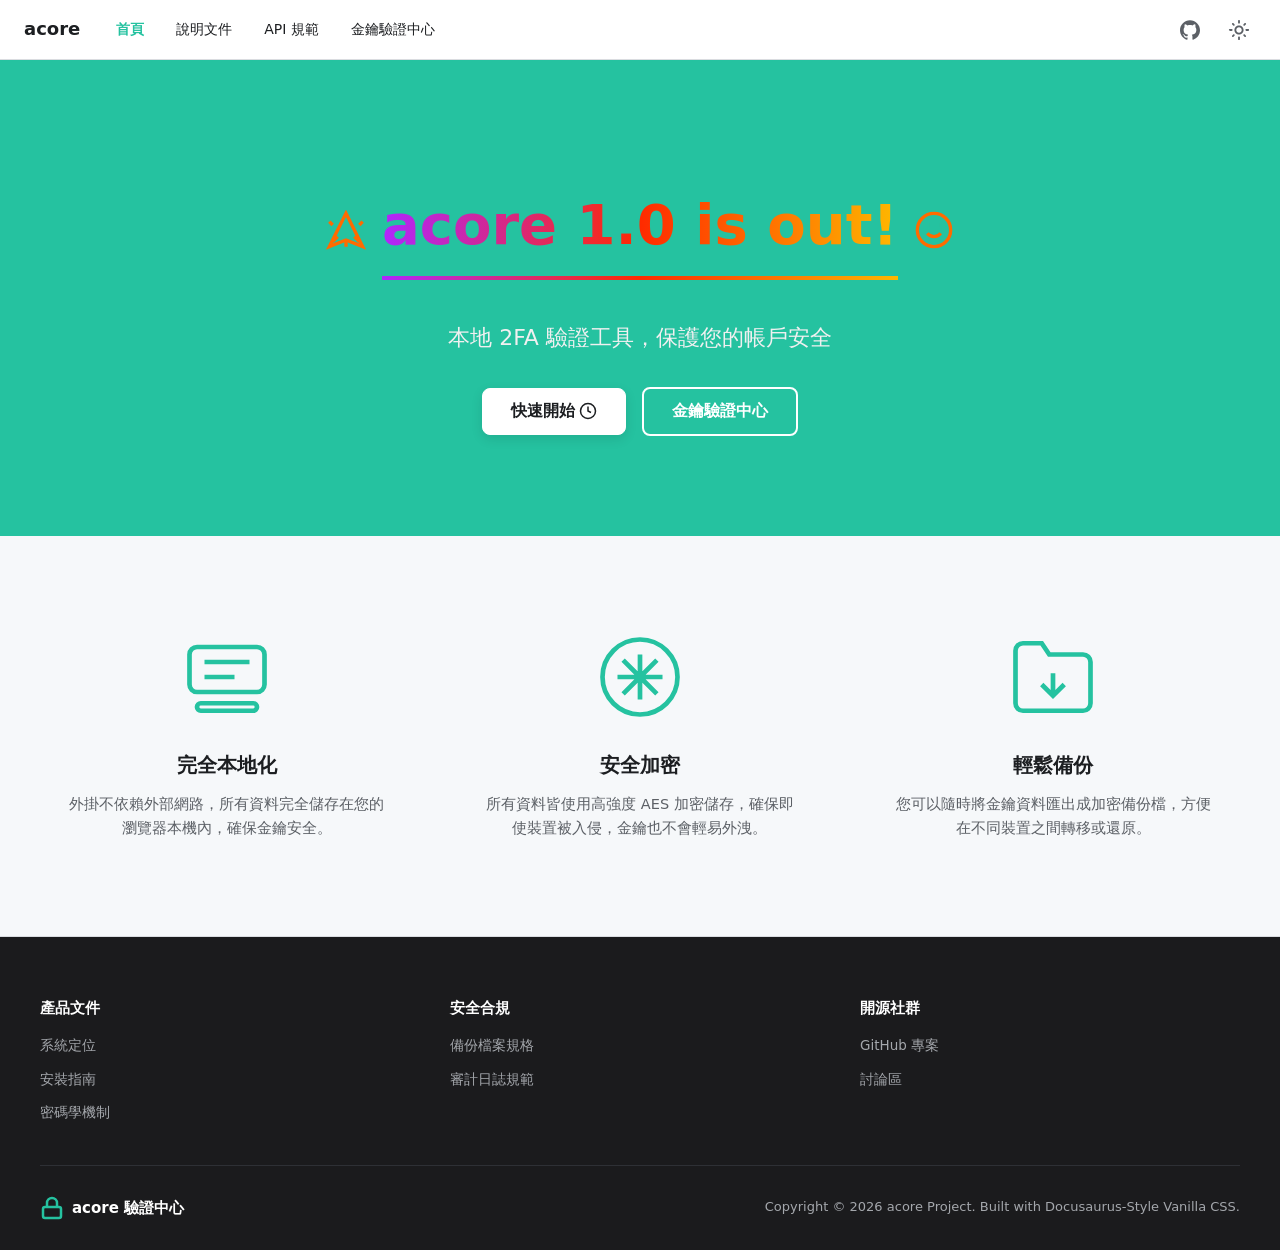
<file: website/index.html>
<!DOCTYPE html>
<html lang="zh-TW" data-theme="light">
<head>
  <meta charset="UTF-8">
  <meta name="viewport" content="width=device-width, initial-scale=1.0">
  <meta name="algolia-site-verification" content="F23ABC32F97CFF92" />
  <title>acore | 驗證中心與說明文件</title>
  <link rel="stylesheet" href="style.css?v=2">
</head>
<body>
  <!-- Top Navigation Bar -->
  <nav class="navbar navbar--fixed-top">
    <div class="navbar__inner">
      <div class="navbar__items">
        <a class="navbar__brand" href="#home" id="nav-brand">
          <b class="navbar__title">acore</b>
        </a>
        <a class="navbar__item navbar__link navbar__link--active" href="#home" id="nav-home">首頁</a>
        <a class="navbar__item navbar__link" href="#docs" id="nav-docs">說明文件</a>
        <a class="navbar__item navbar__link" href="#crypto" id="nav-api">API 規範</a>
        <a class="navbar__item navbar__link" href="#dashboard" id="nav-dashboard">金鑰驗證中心</a>
      </div>
      <div class="navbar__items navbar__items--right">

        <a href="https://github.com/facebook/docusaurus" target="_blank" rel="noopener noreferrer" class="navbar__item navbar__link header-github-link" aria-label="GitHub repository">
          <svg viewBox="0 0 24 24" width="20" height="20" fill="currentColor">
            <path d="M12 .297c-6.63 0-12 5.373-12 12 0 5.303 3.438 9.8 8.205 11.385.6.113.82-.258.82-.577 0-.285-.01-1.04-.015-2.04-3.338.724-4.042-1.61-4.042-1.61C4.422 18.07 3.633 17.7 3.633 17.7c-1.087-.744.084-.729.084-.729 1.205.084 1.838 1.236 1.838 1.236 1.07 1.835 2.809 1.305 3.495.998.108-.776.417-1.305.76-1.605-2.665-.3-5.466-1.332-5.466-5.93 0-1.31.465-2.38 1.235-3.22-.135-.303-.54-1.523.105-3.176 0 0 1.005-.322 3.3 1.23.96-.267 1.98-.399 3-.405 1.02.006 2.04.138 3 .405 2.28-1.552 3.285-1.23 3.285-1.23.645 1.653.24 2.873.12 3.176.765.84 1.23 1.91 1.23 3.22 0 4.61-2.805 5.625-5.475 5.92.42.36.81 1.096.81 2.22 0 1.606-.015 2.896-.015 3.286 0 .315.21.69.825.57C20.565 22.092 24 17.592 24 12.297c0-6.627-5.373-12-12-12"/>
          </svg>
        </a>
        <button class="clean-btn theme-toggle-btn" type="button" aria-label="Switch theme" id="theme-toggle">
          <!-- Sun icon -->
          <svg viewBox="0 0 24 24" width="22" height="22" class="light-toggle-icon">
            <path fill="currentColor" d="M12,9c1.65,0,3,1.35,3,3s-1.35,3-3,3s-3-1.35-3-3S10.35,9,12,9 M12,7c-2.76,0-5,2.24-5,5s2.24,5,5,5s5-2.24,5-5 S14.76,7,12,7L12,7z M2,13l2,0c0.55,0,1-0.45,1-1s-0.45-1-1-1l-2,0c-0.55,0-1,0.45-1,1S1.45,13,2,13z M20,13l2,0c0.55,0,1-0.45,1-1 s-0.45-1-1-1l-2,0c-0.55,0-1,0.45-1,1S19.45,13,20,13z M11,2v2c0,0.55,0.45,1,1,1s1-0.45,1-1V2c0-0.55-0.45-1-1-1S11,1.45,11,2z M11,20v2c0,0.55,0.45,1,1,1s1-0.45,1-1v-2c0-0.55-0.45-1-1-1C11.45,19,11,19.45,11,20z M5.99,4.58c-0.39-0.39-1.03-0.39-1.41,0 c-0.39,0.39-0.39,1.03,0,1.41l1.06,1.06c0.39,0.39,1.03,0.39,1.41,0s0.39-1.03,0-1.41L5.99,4.58z M18.36,16.95 c-0.39-0.39-1.03-0.39-1.41,0c-0.39,0.39-0.39,1.03,0,1.41l1.06,1.06c0.39,0.39,1.03,0.39,1.41,0c0.39-0.39,0.39-1.03,0-1.41 L18.36,16.95z M19.42,5.99c0.39-0.39,0.39-1.03,0-1.41c-0.39-0.39-1.03-0.39-1.41,0l-1.06,1.06c-0.39,0.39-0.39,1.03,0,1.41 s1.03,0.39,1.41,0L19.42,5.99z M7.05,18.36c0.39-0.39,0.39-1.03,0-1.41c-0.39-0.39-1.03-0.39-1.41,0l-1.06,1.06 c-0.39,0.39-0.39,1.03,0,1.41s1.03,0.39,1.41,0L7.05,18.36z"/>
          </svg>
        </button>
      </div>
    </div>
  </nav>

  <!-- App Views Wrapper -->
  <div class="main-wrapper">
    
    <!-- ================= VIEW 1: HOME PAGE ================= -->
    <div id="view-home" class="home-container-layout">
      <!-- Hero Banner -->
      <header class="hero-banner">
        <div class="hero-inner">
          <div class="gradient-title-wrapper">
            <svg class="icon-inline" viewBox="0 0 24 24" width="40" height="40" fill="none" stroke="currentColor" stroke-width="2">
              <path d="M12 2L2 22l10-4 10 4L12 2z"/>
              <path d="M12 18v4M7 16l-3 3M17 16l3 3M4 9l-2-2M20 9l2-2"/>
            </svg>
            <h1 class="gradient-title">acore 1.0 is out!</h1>
            <svg class="icon-inline" viewBox="0 0 24 24" width="40" height="40" fill="none" stroke="currentColor" stroke-width="2">
              <circle cx="12" cy="12" r="10"/>
              <path d="M8 14s1.5 2 4 2 4-2 4-2"/>
              <line x1="9" y1="9" x2="9.01" y2="9"/>
              <line x1="15" y1="9" x2="15.01" y2="9"/>
            </svg>
          </div>
          <p class="hero-tagline">本地 2FA 驗證工具，保護您的帳戶安全</p>
          <div class="hero-ctas">
            <button class="hero-btn hero-btn-primary" id="hero-get-started">
              快速開始 
              <svg class="icon-inline" style="vertical-align: middle; margin-left: 4px;" viewBox="0 0 24 24" width="18" height="18" fill="none" stroke="currentColor" stroke-width="2"><circle cx="12" cy="12" r="10"/><polyline points="12 6 12 12 16 14"/></svg>
            </button>
            <button class="hero-btn hero-btn-secondary" id="hero-go-dashboard">金鑰驗證中心</button>
          </div>
        </div>
      </header>

      <!-- Features Section -->
      <section class="home-section features-section">
        <div class="section-container">
          <div class="features-grid">
            <div class="feature-col">
              <div class="feature-image-container">
                <svg viewBox="0 0 24 24" class="feature-svg" fill="none" stroke="currentColor" stroke-width="1.5">
                  <rect x="2" y="4" width="20" height="12" rx="2"/>
                  <path d="M6 8h12M6 12h8"/>
                  <rect x="4" y="19" width="16" height="2" rx="1"/>
                </svg>
              </div>
              <h3 class="feature-title">完全本地化</h3>
              <p class="feature-desc">外掛不依賴外部網路，所有資料完全儲存在您的瀏覽器本機內，確保金鑰安全。</p>
            </div>
            
            <div class="feature-col">
              <div class="feature-image-container">
                <svg viewBox="0 0 24 24" class="feature-svg" fill="none" stroke="currentColor" stroke-width="1.5">
                  <path d="M12 22c5.523 0 10-4.477 10-10S17.523 2 12 2 2 6.477 2 12s4.477 10 10 10z"/>
                  <path d="M12 6v12M6 12h12M12 12L7.5 7.5M12 12l4.5 4.5M12 12l4.5-4.5M12 12L7.5 16.5"/>
                </svg>
              </div>
              <h3 class="feature-title">安全加密</h3>
              <p class="feature-desc">所有資料皆使用高強度 AES 加密儲存，確保即使裝置被入侵，金鑰也不會輕易外洩。</p>
            </div>
            
            <div class="feature-col">
              <div class="feature-image-container">
                <svg viewBox="0 0 24 24" class="feature-svg" fill="none" stroke="currentColor" stroke-width="1.5">
                  <path d="M22 19a2 2 0 0 1-2 2H4a2 2 0 0 1-2-2V5a2 2 0 0 1 2-2h5l2 3h9a2 2 0 0 1 2 2z"/>
                  <path d="M12 11v6M9 14l3 3 3-3"/>
                </svg>
              </div>
              <h3 class="feature-title">輕鬆備份</h3>
              <p class="feature-desc">您可以隨時將金鑰資料匯出成加密備份檔，方便在不同裝置之間轉移或還原。</p>
            </div>
          </div>
        </div>
      </section>

      
      <!-- Footer -->
      <footer class="home-footer">
        <div class="footer-container">
          <div class="footer-links">
            <div class="footer-column">
              <div class="footer-title">產品文件</div>
              <ul class="footer-items">
                <li><a class="footer-link-item" href="#docs" data-chapter="intro">系統定位</a></li>
                <li><a class="footer-link-item" href="#docs" data-chapter="install">安裝指南</a></li>
                <li><a class="footer-link-item" href="#docs" data-chapter="crypto">密碼學機制</a></li>
              </ul>
            </div>
            <div class="footer-column">
              <div class="footer-title">安全合規</div>
              <ul class="footer-items">
                <li><a class="footer-link-item" href="#docs" data-chapter="backup-schema">備份檔案規格</a></li>
                <li><a class="footer-link-item" href="#docs" data-chapter="audit-spec">審計日誌規範</a></li>
              </ul>
            </div>
            <div class="footer-column">
              <div class="footer-title">開源社群</div>
              <ul class="footer-items">
                <li><a href="https://github.com/facebook/docusaurus" target="_blank" class="footer-link-item">GitHub 專案</a></li>
                <li><a href="#" class="footer-link-item">討論區</a></li>
              </ul>
            </div>
          </div>
          <div class="footer-bottom">
            <div class="footer-logo">
              <svg class="logo-svg" viewBox="0 0 24 24" fill="none" stroke="currentColor" stroke-width="2.5" style="width: 24px; height: 24px; vertical-align: middle; margin-right: 8px;">
                <rect x="3" y="11" width="18" height="11" rx="2" ry="2"/>
                <path d="M7 11V7a5 5 0 0 1 10 0v4"/>
              </svg>
              <strong>acore 驗證中心</strong>
            </div>
            <div class="footer-copyright">Copyright © 2026 acore Project. Built with Docusaurus-Style Vanilla CSS.</div>
          </div>
        </div>
      </footer>
    </div>


    <!-- ================= VIEW 2: DOCUMENTATION READER ================= -->
    <div id="view-docs" class="docs-container-layout hidden">
      <!-- Left Sidebar -->
      <aside class="docs-sidebar">
        <nav class="sidebar-nav-menu">
          <button class="sidebar-link active" data-chapter="intro">
            <span>系統簡介</span>
          </button>
          <button class="sidebar-link" data-chapter="install">
            <span>安裝指南</span>
          </button>
          <button class="sidebar-link" data-chapter="crypto">
            <span>密碼學架構</span>
          </button>
          <button class="sidebar-link" data-chapter="backup-schema">
            <span>備份檔案格式</span>
          </button>
          <button class="sidebar-link" data-chapter="audit-spec">
            <span>審計日誌規範</span>
          </button>
        </nav>
      </aside>

      <!-- Center Main Content Reader -->
      <main class="docs-main-content">
        
        <!-- CHAPTER 1: INTRO -->
        <article id="chapter-intro" class="doc-chapter">
          <header class="doc-header">
            <div class="doc-badge">系統定位</div>
            <h2>acore 系統簡介</h2>
            <p class="lead">acore 是一個離線的 Chrome 2FA 擴充功能。</p>
          </header>
          
          <section class="doc-section">
            <h3 id="intro-sec-1"><svg class="icon-inline" style="vertical-align: text-bottom; margin-right: 6px;" viewBox="0 0 24 24" width="20" height="20" fill="none" stroke="currentColor" stroke-width="2"><path d="M12 22s8-4 8-10V5l-8-3-8 3v7c0 6 8 10 8 10z"/></svg> 安全原則</h3>
            <div class="principles-grid">
              <div class="principle-card">
                <div class="principle-num">01</div>
                <h4>不儲存明文</h4>
                <p>資料寫入 chrome.storage.local 前皆已加密，無主密碼無法解密。</p>
              </div>
              <div class="principle-card">
                <div class="principle-num">02</div>
                <h4>無外部連線</h4>
                <p>外掛無外部網路請求，所有計算在本地完成。</p>
              </div>
              <div class="principle-card">
                <div class="principle-num">03</div>
                <h4>記憶體防護</h4>
                <p>計算完成後立即清除記憶體中的明文，防止傾印。</p>
              </div>
            </div>
          </section>

          <section class="doc-section">
            <h3 id="intro-sec-2"><svg class="icon-inline" style="vertical-align: text-bottom; margin-right: 6px;" viewBox="0 0 24 24" width="20" height="20" fill="none" stroke="currentColor" stroke-width="2"><polygon points="12 2 2 7 12 12 22 7 12 2"/><polyline points="2 17 12 22 22 17"/><polyline points="2 12 12 17 22 12"/></svg>架構設計</h3>
            <p>前端 UI 與 Background Worker 使用動態加密 IPC，防止訊息攔截：</p>
            <div class="schema-diagram">
              <div class="node">
                <span>網頁前端 UI 隔離層</span>
                <small>(Popup - 不持有密鑰)</small>
              </div>
              <div class="arrow-vertical">
                <svg viewBox="0 0 24 24" fill="none" stroke="currentColor" stroke-width="2"><line x1="12" y1="5" x2="12" y2="19"/><polyline points="19 12 12 19 5 12"/></svg>
                <span>1-to-1 動態 ECDH 金鑰加密 IPC</span>
              </div>
              <div class="node highlight-node">
                <span>密碼學核心沙盒</span>
                <small>(Background SW - 僅在記憶體解密)</small>
              </div>
              <div class="arrow-vertical">
                <svg viewBox="0 0 24 24" fill="none" stroke="currentColor" stroke-width="2"><line x1="12" y1="5" x2="12" y2="19"/><polyline points="19 12 12 19 5 12"/></svg>
                <span>AES-GCM (256-bit)</span>
              </div>
              <div class="node">
                <span>本地加密儲存區</span>
                <small>(chrome.storage.local - 密文狀態)</small>
              </div>
            </div>
          </section>
        </article>

        <!-- CHAPTER 2: INSTALL -->
        <article id="chapter-install" class="doc-chapter hidden">
          <header class="doc-header">
            <div class="doc-badge">部署說明</div>
            <h2>安裝指南</h2>
            <p class="lead">acore 完全本地執行，請載入專案資料夾即可。</p>
          </header>

          <section class="doc-section">
            <h3 id="install-sec-1"><svg class="icon-inline" style="vertical-align: text-bottom; margin-right: 6px;" viewBox="0 0 24 24" width="20" height="20" fill="none" stroke="currentColor" stroke-width="2"><path d="M14.7 6.3a1 1 0 0 0 0 1.4l1.6 1.6a1 1 0 0 0 1.4 0l3.77-3.77a6 6 0 0 1-7.94 7.94l-6.91 6.91a2.12 2.12 0 0 1-3-3l6.91-6.91a6 6 0 0 1 7.94-7.94l-3.76 3.76z"/></svg> 逐步安裝指引</h3>
            <div class="steps-list">
              <div class="step-item">
                <div class="step-icon">
                  <svg viewBox="0 0 24 24" fill="none" stroke="currentColor" stroke-width="2"><circle cx="12" cy="12" r="10"/><path d="M12 8v8"/><path d="M8 12h8"/></svg>
                </div>
                <div class="step-content">
                  <h4>第一步：下載專案原始碼</h4>
                  <p>將 <code>acore</code> 外掛專案包解壓縮到您本地電腦的指定目錄（例如 <code>C:\acore</code>）。</p>
                </div>
              </div>
              <div class="step-item">
                <div class="step-icon">
                  <svg viewBox="0 0 24 24" fill="none" stroke="currentColor" stroke-width="2"><circle cx="12" cy="12" r="10"/><path d="M12 16v-4"/><path d="M12 8h.01"/></svg>
                </div>
                <div class="step-content">
                  <h4>第二步：開啟開發人員模式</h4>
                  <p>在 Chrome 瀏覽器網址列輸入 <code>chrome://extensions/</code>，進入擴充功能管理頁面，並勾選右上角的<strong>「開發人員模式」</strong>。</p>
                </div>
              </div>
              <div class="step-item">
                <div class="step-icon">
                  <svg viewBox="0 0 24 24" fill="none" stroke="currentColor" stroke-width="2"><path d="M22 19a2 2 0 0 1-2 2H4a2 2 0 0 1-2-2V5a2 2 0 0 1 2-2h5l2 3h9a2 2 0 0 1 2 2z"/></svg>
                </div>
                <div class="step-content">
                  <h4>第三步：載入未封裝項目</h4>
                  <p>點擊「載入未封裝項目」，選擇專案資料夾即可。</p>
                </div>
              </div>
            </div>
          </section>

          <section class="doc-section">
            <h3 id="install-sec-2"><svg class="icon-inline" style="vertical-align: text-bottom; margin-right: 6px;" viewBox="0 0 24 24" width="20" height="20" fill="none" stroke="currentColor" stroke-width="2"><line x1="16.5" y1="9.4" x2="7.5" y2="4.21"/><path d="M21 16V8a2 2 0 0 0-1-1.73l-7-4a2 2 0 0 0-2 0l-7 4A2 2 0 0 0 3 8v8a2 2 0 0 0 1 1.73l7 4a2 2 0 0 0 2 0l7-4A2 2 0 0 0 21 16z"/><polyline points="3.27 6.96 12 12.01 20.73 6.96"/><line x1="12" y1="22.08" x2="12" y2="12"/></svg> 檔案清單格式對照</h3>
            <p>載入專案時，請確保目錄結構包含以下核心檔案：</p>
            <div class="file-cards-grid">
              <div class="file-card-item">
                <div class="file-icon-wrapper json-color">
                  <svg viewBox="0 0 24 24" fill="none" stroke="currentColor" stroke-width="2">
                    <path d="M14 2H6a2 2 0 0 0-2 2v16a2 2 0 0 0 2 2h12a2 2 0 0 0 2-2V8z"/>
                    <polyline points="14 2 14 8 20 8"/>
                  </svg>
                  <span class="file-ext">JSON</span>
                </div>
                <div class="file-meta">
                  <h5>manifest.json</h5>
                  <span>外掛資安宣告檔</span>
                </div>
              </div>
              <div class="file-card-item">
                <div class="file-icon-wrapper js-color">
                  <svg viewBox="0 0 24 24" fill="none" stroke="currentColor" stroke-width="2">
                    <path d="M14 2H6a2 2 0 0 0-2 2v16a2 2 0 0 0 2 2h12a2 2 0 0 0 2-2V8z"/>
                    <polyline points="14 2 14 8 20 8"/>
                  </svg>
                  <span class="file-ext">JS</span>
                </div>
                <div class="file-meta">
                  <h5>background.js</h5>
                  <span>背景沙盒核心執行緒</span>
                </div>
              </div>
              <div class="file-card-item">
                <div class="file-icon-wrapper js-color">
                  <svg viewBox="0 0 24 24" fill="none" stroke="currentColor" stroke-width="2">
                    <path d="M14 2H6a2 2 0 0 0-2 2v16a2 2 0 0 0 2 2h12a2 2 0 0 0 2-2V8z"/>
                    <polyline points="14 2 14 8 20 8"/>
                  </svg>
                  <span class="file-ext">JS</span>
                </div>
                <div class="file-meta">
                  <h5>crypto-helper.js</h5>
                  <span>密碼學演算法模組</span>
                </div>
              </div>
            </div>
          </section>
        </article>

        <!-- CHAPTER 3: CRYPTO -->
        <article id="chapter-crypto" class="doc-chapter hidden">
          <header class="doc-header">
            <div class="doc-badge">安全性深度分析</div>
            <h2>密碼學架構</h2>
            <p class="lead">系統基於 Web Crypto API 實作。</p>
          </header>

          <section class="doc-section">
            <h3 id="crypto-sec-1"><svg class="icon-inline" style="vertical-align: text-bottom; margin-right: 6px;" viewBox="0 0 24 24" width="20" height="20" fill="none" stroke="currentColor" stroke-width="2"><path d="M21 2l-2 2m-7.61 7.61a5.5 5.5 0 1 1-7.778 7.778 5.5 5.5 0 0 1 7.777-7.777zm0 0L15.5 7.5m0 0l3 3L22 7l-3-3m-3.5 3.5L19 4"/></svg> 金鑰衍生與加密</h3>
            <div class="crypto-flow">
              <div class="crypto-step">
                <div class="step-num">A</div>
                <h4>PBKDF2</h4>
                <p>主密碼 + 16-byte Salt 經 100,000 次 SHA-256 迭代衍生 256-bit KEK。</p>
              </div>
              <div class="crypto-step">
                <div class="step-num">B</div>
                <h4>AES-GCM</h4>
                <p>資料寫入前使用 AES-GCM (256-bit) 加密，附帶 12-byte IV 與驗證標籤。</p>
              </div>
            </div>
          </section>

          <section class="doc-section">
            <h3 id="crypto-sec-2"><svg class="icon-inline" style="vertical-align: text-bottom; margin-right: 6px;" viewBox="0 0 24 24" width="20" height="20" fill="none" stroke="currentColor" stroke-width="2"><rect x="3" y="11" width="18" height="11" rx="2" ry="2"/><path d="M7 11V7a5 5 0 0 1 10 0v4"/></svg> ECDH IPC</h3>
            <p>Popup 與 Background 之間使用 ECDH (P-256) 交換金鑰，建立 AES-GCM 加密通道通訊，防止攔截。</p>
          </section>
        </article>

        <!-- CHAPTER 4: BACKUP SCHEMA -->
        <article id="chapter-backup-schema" class="doc-chapter hidden">
          <header class="doc-header">
            <div class="doc-badge">檔案規格</div>
            <h2>備份檔案格式</h2>
            <p class="lead">導出的 JSON 備份檔使用相同加密機制，可用於離線保管。</p>
          </header>

          <section class="doc-section">
            <h3 id="backup-sec-1"><svg class="icon-inline" style="vertical-align: text-bottom; margin-right: 6px;" viewBox="0 0 24 24" width="20" height="20" fill="none" stroke="currentColor" stroke-width="2"><path d="M16 4h2a2 2 0 0 1 2 2v14a2 2 0 0 1-2 2H6a2 2 0 0 1-2-2V6a2 2 0 0 1 2-2h2"/><rect x="8" y="2" width="8" height="4" rx="1" ry="1"/></svg> JSON 備份資料格式規格</h3>
            <p>當使用者選擇導出備份時，背景程式會將整個加密儲存庫包裝成 JSON 導出。以下為其完整的資料規格格式：</p>
            
            <div class="code-block-wrapper">
              <div class="code-block-header">
                <div class="code-meta">
                  <svg class="file-icon-inline" viewBox="0 0 24 24" fill="none" stroke="currentColor" stroke-width="2"><path d="M14 2H6a2 2 0 0 0-2 2v16a2 2 0 0 0 2 2h12a2 2 0 0 0 2-2V8z"/><polyline points="14 2 14 8 20 8"/></svg>
                  <span>acore_backup_schema.json</span>
                </div>
                <button class="btn-copy" data-target="backup-json">複製代碼</button>
              </div>
              <pre><code id="backup-json">{
  "salt": "uWz6H0bN2rD58iPqQvL9+A==",  // 用於衍生 KEK 的 16 字節 CSPRNG 隨機鹽值 (Base64)
  "sentinel": {
    "iv": "kPn9XmYt5Rq1aBc7",         // Sentinel 加密使用之 12 字節 IV (Base64)
    "ciphertext": "z8JqP+4dFh2..."    // 解密後應為 "ZeroTrustSentinel" (AES-GCM 密文)
  },
  "vault": {
    "iv": "wQe9RnT5Yu3iOp8A",         // 密鑰資料庫加密之 12 字節 IV (Base64)
    "ciphertext": "a1b2C3d4E5f6..."   // 解密後為包含帳戶金鑰的 JSON 陣列密文
  },
  "logs": {
    "iv": "zXy8Wv2Ts5Rq9PmN",         // 安全審計日誌加密之 12 字節 IV (Base64)
    "ciphertext": "m9n8B7v6C5x..."    // 解密後為歷史審計日誌之 JSON 陣列密文
  }
}</code></pre>
            </div>
          </section>

          <section class="doc-section">
            <h3 id="backup-sec-2"><svg class="icon-inline" style="vertical-align: text-bottom; margin-right: 6px;" viewBox="0 0 24 24" width="20" height="20" fill="none" stroke="currentColor" stroke-width="2"><polyline points="23 4 23 10 17 10"/><polyline points="1 20 1 14 7 14"/><path d="M3.51 9a9 9 0 0 1 14.85-3.36L23 10M1 14l4.64 4.36A9 9 0 0 0 20.49 15"/></svg> 還原流程</h3>
            <p>使用備份時的密碼解密，並以當前系統金鑰重新加密寫入。</p>
          </section>
        </article>

        <!-- CHAPTER 5: AUDIT SPEC -->
        <article id="chapter-audit-spec" class="doc-chapter hidden">
          <header class="doc-header">
            <div class="doc-badge">合規審計</div>
            <h2>審計日誌規範</h2>
            <p class="lead">系統會在本地紀錄操作日誌 (如：解鎖、新增、自動填入)，並加密儲存。</p>
          </header>

          <section class="doc-section">
            <h3 id="audit-sec-1"><svg class="icon-inline" style="vertical-align: text-bottom; margin-right: 6px;" viewBox="0 0 24 24" width="20" height="20" fill="none" stroke="currentColor" stroke-width="2"><path d="M14 2H6a2 2 0 0 0-2 2v16a2 2 0 0 0 2 2h12a2 2 0 0 0 2-2V8z"/><polyline points="14 2 14 8 20 8"/><line x1="16" y1="13" x2="8" y2="13"/><line x1="16" y1="17" x2="8" y2="17"/><polyline points="10 9 9 9 8 9"/></svg> 日誌物件架構規格</h3>
            <p>每次使用者進行關鍵操作（如解鎖、新增金鑰、複製驗證碼、自動填入或匯出備份）時，系統皆會將該操作時間戳與詳細內容加密寫入日誌庫中。</p>
            
            <div class="code-block-wrapper">
              <div class="code-block-header">
                <div class="code-meta">
                  <svg class="file-icon-inline" viewBox="0 0 24 24" fill="none" stroke="currentColor" stroke-width="2"><path d="M14 2H6a2 2 0 0 0-2 2v16a2 2 0 0 0 2 2h12a2 2 0 0 0 2-2V8z"/><polyline points="14 2 14 8 20 8"/></svg>
                  <span>audit_log_schema.json</span>
                </div>
                <button class="btn-copy" data-target="log-json">複製代碼</button>
              </div>
              <pre><code id="log-json">[
  {
    "timestamp": 1780560000000,              // 事件發生的毫秒級時間戳
    "event": "Vault initialized"            // 事件行為描述
  },
  {
    "timestamp": 1780560120000,
    "event": "Added account: Discord (admin)"
  },
  {
    "timestamp": 1780560250000,
    "event": "Copied TOTP for: Discord:admin"
  },
  {
    "timestamp": 1780560300000,
    "event": "Autofilled TOTP for: Discord (admin)"
  }
]</code></pre>
            </div>
          </section>

          <section class="doc-section">
            <h3 id="audit-sec-2"><svg class="icon-inline" style="vertical-align: text-bottom; margin-right: 6px;" viewBox="0 0 24 24" width="20" height="20" fill="none" stroke="currentColor" stroke-width="2"><path d="M12 22s8-4 8-10V5l-8-3-8 3v7c0 6 8 10 8 10z"/></svg> 竄改防範</h3>
            <p>未授權的修改在解密時會觸發 Tag Mismatch 錯誤而被拒絕。</p>
          </section>
        </article>

        <!-- Docs Pagination Bottom -->
        <nav class="docs-pagination-nav">
          <div class="pagination-nav__item">
            <button class="pagination-nav__link pagination-nav__link--prev" id="btn-prev-page">
              <div class="pagination-nav__sublabel">上一頁</div>
              <div class="pagination-nav__label" id="label-prev-page">無</div>
            </button>
          </div>
          <div class="pagination-nav__item pagination-nav__item--next">
            <button class="pagination-nav__link pagination-nav__link--next" id="btn-next-page">
              <div class="pagination-nav__sublabel">下一頁</div>
              <div class="pagination-nav__label" id="label-next-page">安裝指南</div>
            </button>
          </div>
        </nav>
      </main>

      <!-- Right Sidebar: Table of Contents -->
      <aside class="toc-sidebar">
        <div class="toc-header">本頁目錄</div>
        <ul class="toc-list" id="toc-list">
          <!-- Dynamically populated in app.js -->
        </ul>
      </aside>
    </div>


    <!-- ================= VIEW 3: WEB VERIFICATION CENTER ================= -->
    <div id="view-dashboard" class="dashboard-container-layout hidden">
      <div class="dashboard-inner-container">
        
        <article id="chapter-dashboard" class="doc-chapter">
          <header class="doc-header">
            <div class="doc-badge">本機安全驗證</div>
            <h2>金鑰驗證中心</h2>
            <p class="lead">點擊驗證碼即可複製並輸入。</p>
          </header>

          <!-- SETUP SCREEN -->
          <div id="web-setup-view" class="web-view hidden">
            <form id="web-form-setup" class="matrix-form web-card-form">
              <h3>初始化安全庫</h3>
              <p class="subtitle">此瀏覽器尚未部署金鑰庫，請設定您的主密碼 (Master Password)。</p>
              
              <div class="input-group">
                <label for="web-setup-password">設定主密碼</label>
                <input type="password" id="web-setup-password" required placeholder="輸入至少 8 位強密碼">
                <div class="password-strength-bar">
                  <div id="web-strength-fill"></div>
                </div>
                <span class="input-hint" id="web-strength-label">密碼強度：未輸入</span>
              </div>
              
              <div class="input-group">
                <label for="web-setup-confirm">確認主密碼</label>
                <input type="password" id="web-setup-confirm" required placeholder="再次輸入主密碼">
              </div>

              <div class="security-warning">
                <svg viewBox="0 0 24 24" class="warning-icon"><path d="M12 9v2m0 4h.01m-6.938 4h13.856c1.54 0 2.502-1.667 1.732-3L13.732 4c-.77-1.333-2.694-1.333-3.464 0L3.34 16c-.77 1.333.192 3 1.732 3z"/></svg>
                <span class="warning-text">請務必牢記主密碼！本系統為本機零知識加密架構，若密碼丟失，金鑰將永久遺失。</span>
              </div>
              
              <button type="submit" class="btn btn-primary">部署安全矩陣</button>
            </form>
          </div>

          <!-- LOCKED SCREEN -->
          <div id="web-locked-view" class="web-view hidden">
            <form id="web-form-unlock" class="matrix-form web-card-form compact-form">
              <div class="lock-graphic">
                <svg viewBox="0 0 24 24" fill="none" stroke="currentColor" stroke-width="1.5">
                  <rect x="3" y="11" width="18" height="11" rx="2" ry="2"/>
                  <path d="M7 11V7a5 5 0 0 1 10 0v4"/>
                </svg>
              </div>
              <h3>金鑰庫已鎖定</h3>
              <p class="subtitle">請輸入主密碼以解鎖您的 2FA 密鑰。</p>
              
              <div class="input-group">
                <input type="password" id="web-unlock-password" required placeholder="請輸入主密碼" autofocus>
                <div class="error-msg hidden" id="web-unlock-error">密碼錯誤，解密失敗！</div>
              </div>
              
              <button type="submit" class="btn btn-primary">安全解鎖驗證庫</button>
            </form>
          </div>

          <!-- UNLOCKED SCREEN -->
          <div id="web-unlocked-view" class="web-view hidden">
            <!-- Top Dashboard Header Actions -->
            <div class="web-db-header">
              <div class="web-timer-group">
                <svg class="progress-ring" width="32" height="32">
                  <circle class="progress-ring__circle-bg" stroke="rgba(0,0,0,0.06)" stroke-width="3" fill="transparent" r="13" cx="16" cy="16" />
                  <circle class="progress-ring__circle" id="web-timer-circle" stroke="var(--primary)" stroke-width="3" fill="transparent" r="13" cx="16" cy="16" stroke-dasharray="81.68" stroke-dashoffset="0" />
                </svg>
                <span class="web-timer-text" id="web-timer-text">30s</span>
              </div>
              
              <div class="web-action-group">
                <button class="btn btn-secondary" id="web-btn-open-add">
                  <svg viewBox="0 0 24 24" class="btn-icon" fill="none" stroke="currentColor" stroke-width="2.5"><line x1="12" y1="5" x2="12" y2="19"/><line x1="5" y1="12" x2="19" y2="12"/></svg>
                  <span>新增 2FA 密鑰</span>
                </button>
                <button class="btn btn-secondary" id="web-btn-open-logs">審計日誌</button>
                <button class="btn btn-secondary" id="web-btn-open-backup">資料備份</button>
                <button class="btn btn-primary" id="web-btn-lock">立即鎖定</button>
              </div>
            </div>

            <!-- Empty State -->
            <div id="web-empty-state" class="empty-state hidden">
              <svg viewBox="0 0 24 24" fill="none" stroke="currentColor" stroke-width="1.5"><rect x="3" y="11" width="18" height="11" rx="2" ry="2" /><path d="M7 11V7a5 5 0 0 1 10 0v4" /></svg>
              <p>本機加密金鑰庫尚無任何保護帳戶</p>
              <span class="sub-text">請點擊上方「新增 2FA 密鑰」寫入金鑰資料。</span>
            </div>

            <!-- Web Accounts Grid -->
            <div id="web-accounts-grid" class="web-accounts-grid">
              <!-- Dynamically populated via app.js -->
            </div>
          </div>
        </article>
      </div>
    </div>

  </div>

  <!-- WEB MODAL 1: ADD ACCOUNT -->
  <div id="web-modal-add" class="modal-overlay hidden">
    <div class="modal-content">
      <div class="modal-header">
        <h3>金鑰驗證中心 - 新增 2FA</h3>
        <button class="close-btn" id="web-btn-close-add">&times;</button>
      </div>
      <form id="web-form-add" class="matrix-form">
        <div class="input-group">
          <label for="web-add-issuer">服務平台 (Issuer)</label>
          <input type="text" id="web-add-issuer" required placeholder="例如：Discord, GitHub, Google" autocomplete="off">
        </div>
        <div class="input-group">
          <label for="web-add-name">帳戶標識 (Account Email)</label>
          <input type="text" id="web-add-name" required placeholder="例如：admin@company.com" autocomplete="off">
        </div>
        <div class="input-group">
          <label for="web-add-secret">金鑰密鑰 (Secret Key - Base32)</label>
          <input type="text" id="web-add-secret" required placeholder="輸入 2FA 金鑰字串" autocomplete="off">
        </div>
        <div class="error-msg hidden" id="web-add-error">金鑰格式錯誤，必須為 Base32 字元！</div>
        <div class="modal-actions">
          <button type="button" class="btn btn-secondary" id="web-btn-cancel-add">取消</button>
          <button type="submit" class="btn btn-primary">確認寫入</button>
        </div>
      </form>
    </div>
  </div>

  <!-- WEB MODAL 2: AUDIT LOGS -->
  <div id="web-modal-logs" class="modal-overlay hidden">
    <div class="modal-content modal-large">
      <div class="modal-header">
        <h3>本機金鑰安全審計日誌 (Web View)</h3>
        <button class="close-btn" id="web-btn-close-logs">&times;</button>
      </div>
      <div class="logs-container">
        <div class="logs-table-wrapper">
          <table class="logs-table">
            <thead>
              <tr>
                <th>時間戳</th>
                <th>事件描述</th>
              </tr>
            </thead>
            <tbody id="web-logs-tbody">
              <!-- Dynamically populated via JS -->
            </tbody>
          </table>
        </div>
      </div>
      <div class="modal-actions">
        <button type="button" class="btn btn-secondary" id="web-btn-close-logs-footer">關閉</button>
      </div>
    </div>
  </div>

  <!-- WEB MODAL 3: BACKUP / RESTORE -->
  <div id="web-modal-backup-panel" class="modal-overlay hidden">
    <div class="modal-content">
      <div class="modal-header">
        <h3>資料備份與還原</h3>
        <button class="close-btn" id="web-btn-close-backup">&times;</button>
      </div>
      <div class="backup-options">
        <div class="backup-section">
          <h4>零知識備份 (Export)</h4>
          <p class="section-desc">以當前主密碼再次加密導出。適合實體備份儲存。</p>
          <button class="btn btn-secondary btn-full" id="web-btn-export-file">
            <span>導出加密備份檔 (.json)</span>
          </button>
        </div>
        <div class="backup-divider"></div>
        <div class="backup-section">
          <h4>還原備份資料 (Import)</h4>
          <p class="section-desc">載入原備份檔並輸入其主密碼進行資料還原。</p>
          <div class="file-input-wrapper">
            <button class="btn btn-secondary btn-full" id="web-btn-trigger-file">選擇 json 備份檔</button>
            <input type="file" id="web-import-file" accept=".json" class="hidden">
            <span id="web-selected-filename" class="selected-filename">未選擇任何檔案</span>
          </div>
          <div class="input-group hidden" id="web-backup-password-group">
            <label for="web-backup-password">輸入該備份檔的主密碼</label>
            <input type="password" id="web-backup-password" placeholder="密碼">
          </div>
          <div class="error-msg hidden" id="web-import-error">還原失敗！解密密碼錯誤。</div>
          <button class="btn btn-primary btn-full hidden" id="web-btn-submit-import">確認還原寫入</button>
        </div>
      </div>
    </div>
  </div>

  <!-- Toast Notification -->
  <div id="toast" class="toast hidden">複製成功</div>

  <script type="module" src="app.js?v=2"></script>
</body>
</html>
</file>
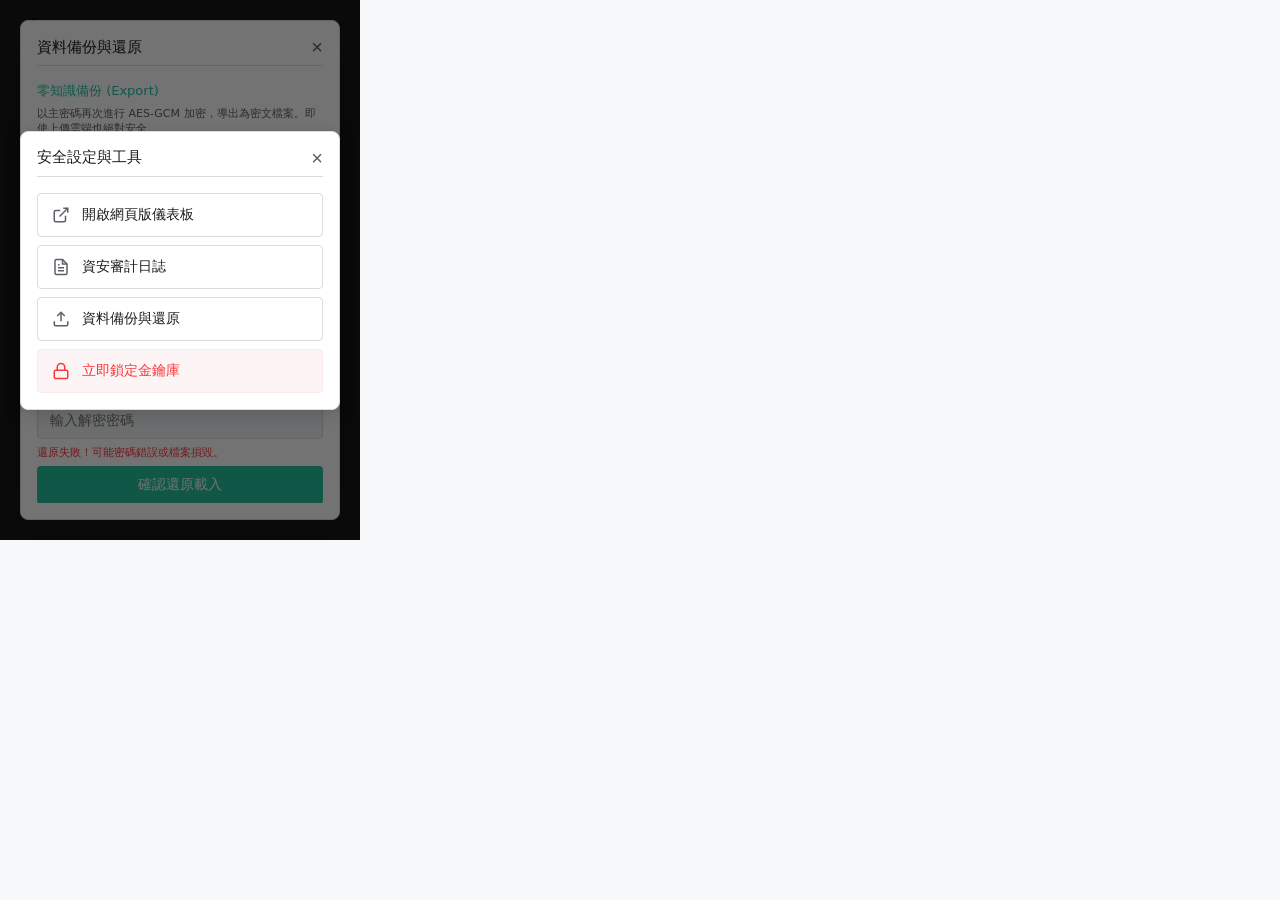
<file: popup.html>
<!DOCTYPE html>
<html lang="zh-TW">
<head>
  <meta charset="UTF-8">
  <meta name="viewport" content="width=device-width, initial-scale=1.0">
  <title>Zero-Trust Local Key Defense Matrix</title>
  <link rel="stylesheet" href="popup.css">
</head>
<body>
  <div id="app">
    <!-- Header -->
    <header class="app-header">
      <button class="header-icon-btn hidden" id="btn-open-settings" title="安全設定">
        <svg viewBox="0 0 24 24" fill="none" stroke="currentColor" stroke-width="2">
          <circle cx="12" cy="12" r="3"/>
          <path d="M19.4 15a1.65 1.65 0 0 0 .33 1.82l.06.06a2 2 0 1 1-2.83 2.83l-.06-.06a1.65 1.65 0 0 0-1.82-.33 1.65 1.65 0 0 0-1 1.51V21a2 2 0 0 1-4 0v-.09A1.65 1.65 0 0 0 9 19.4a1.65 1.65 0 0 0-1.82.33l-.06.06a2 2 0 1 1-2.83-2.83l.06-.06a1.65 1.65 0 0 0 .33-1.82 1.65 1.65 0 0 0-1.51-1H3a2 2 0 0 1 0-4h.09A1.65 1.65 0 0 0 4.6 9a1.65 1.65 0 0 0-.33-1.82l-.06-.06a2 2 0 1 1 2.83-2.83l.06.06a1.65 1.65 0 0 0 1.82.33H9a1.65 1.65 0 0 0 1-1.51V3a2 2 0 0 1 4 0v.09a1.65 1.65 0 0 0 1 1.51 1.65 1.65 0 0 0 1.82-.33l.06-.06a2 2 0 1 1 2.83 2.83l-.06.06a1.65 1.65 0 0 0-.33 1.82V9a1.65 1.65 0 0 0 1.51 1H21a2 2 0 0 1 0 4h-.09a1.65 1.65 0 0 0-1.51 1z"/>
        </svg>
      </button>
      <span class="header-title">Authenticator</span>
      <div class="header-actions-right">
        <button class="header-icon-btn hidden" id="btn-open-scan" title="新增密鑰">
          <svg viewBox="0 0 24 24" fill="none" stroke="currentColor" stroke-width="2">
            <rect x="3" y="3" width="18" height="18" rx="2" ry="2"/>
            <line x1="12" y1="8" x2="12" y2="16"/>
            <line x1="8" y1="12" x2="16" y2="12"/>
          </svg>
        </button>
        <button class="header-icon-btn hidden" id="btn-toggle-edit" title="編輯帳戶">
          <svg id="edit-icon-pencil" viewBox="0 0 24 24" fill="none" stroke="currentColor" stroke-width="2">
            <path d="M11 4H4a2 2 0 0 0-2 2v14a2 2 0 0 0 2 2h14a2 2 0 0 0 2-2v-7"/>
            <path d="M18.5 2.5a2.121 2.121 0 1 1 3 3L12 15l-4 1 1-4 9.5-9.5z"/>
          </svg>
          <svg id="edit-icon-check" class="hidden" viewBox="0 0 24 24" fill="none" stroke="currentColor" stroke-width="2">
            <polyline points="20 6 9 17 4 12" />
          </svg>
        </button>
      </div>
    </header>

    <!-- Content Container -->
    <main class="app-body">
      
      <!-- SCREEN 1: INITIAL SETUP -->
      <section id="screen-setup" class="screen hidden">
        <div class="screen-header">
          <h2>初始化矩陣</h2>
          <p class="subtitle">設定主密碼以啟用零知識加密儲存區。</p>
        </div>
        <form id="form-setup" class="matrix-form">
          <div class="input-group">
            <label for="setup-password">設定主密碼 (Master Password)</label>
            <input type="password" id="setup-password" required placeholder="至少 8 位強密碼">
            <div class="password-strength-bar">
              <div id="strength-fill"></div>
            </div>
            <span class="input-hint" id="strength-label">密碼強度：弱</span>
          </div>
          <div class="input-group">
            <label for="setup-confirm">確認主密碼</label>
            <input type="password" id="setup-confirm" required placeholder="再次輸入以確認">
          </div>
          <div class="security-warning">
            <svg viewBox="0 0 24 24" class="warning-icon"><path d="M12 9v2m0 4h.01m-6.938 4h13.856c1.54 0 2.502-1.667 1.732-3L13.732 4c-.77-1.333-2.694-1.333-3.464 0L3.34 16c-.77 1.333.192 3 1.732 3z"/></svg>
            <span class="warning-text">請務必牢記此密碼！系統為本機零知識設計，若密碼丟失，所有驗證碼金鑰將永久無法復原。</span>
          </div>
          <button type="submit" class="btn btn-primary" id="btn-do-setup">
            <span>部署安全矩陣</span>
          </button>
        </form>
      </section>

      <!-- SCREEN 2: VAULT LOCKED -->
      <section id="screen-unlock" class="screen hidden">
        <div class="screen-header">
          <div class="lock-graphic">
            <svg viewBox="0 0 24 24" fill="none" stroke="currentColor" stroke-width="1.5">
              <rect x="3" y="11" width="18" height="11" rx="2" ry="2" />
              <path d="M7 11V7a5 5 0 0 1 10 0v4" />
            </svg>
          </div>
          <h2>金鑰庫已鎖定</h2>
          <p class="subtitle">請輸入主密碼解密本地安全區。</p>
        </div>
        <form id="form-unlock" class="matrix-form">
          <div class="input-group">
            <input type="password" id="unlock-password" required placeholder="請輸入主密碼" autofocus>
            <div class="error-msg hidden" id="unlock-error">主密碼錯誤，解密失敗！</div>
          </div>
          <button type="submit" class="btn btn-primary" id="btn-do-unlock">
            <span>安全解鎖</span>
          </button>
        </form>
      </section>

      <!-- SCREEN 3: DASHBOARD -->
      <section id="screen-dashboard" class="screen hidden">
        <!-- Accounts Scroll Container -->
        <div class="accounts-scroll">
          <div id="empty-state" class="empty-state hidden">
            <svg viewBox="0 0 24 24" fill="none" stroke="currentColor" stroke-width="1.5"><path d="M12 2v20M17 5H9.5a3.5 3.5 0 0 0 0 7h5a3.5 3.5 0 0 1 0 7H6"/></svg>
            <p>尚未添加任何 2FA 密鑰</p>
            <span class="sub-text">點擊右上角加號按鈕以添加帳戶</span>
          </div>
          <div id="accounts-list" class="accounts-list">
            <!-- Dynamically populated via JS -->
          </div>
        </div>
      </section>
    </main>

    <!-- MODAL 1: ADD ACCOUNT -->
    <div id="modal-add" class="modal-overlay hidden">
      <div class="modal-content">
        <div class="modal-header">
          <h3>新增密鑰</h3>
          <button class="close-btn" id="btn-close-add">&times;</button>
        </div>
        <form id="form-add" class="matrix-form">
          <div class="input-group">
            <label for="add-issuer">服務平台 (Issuer)</label>
            <input type="text" id="add-issuer" required placeholder="例如：Discord, GitHub, Binance" autocomplete="off">
          </div>
          <div class="input-group">
            <label for="add-name">帳戶標識 (Account Email/Name)</label>
            <input type="text" id="add-name" required placeholder="例如：admin@company.com" autocomplete="off">
          </div>
          <div class="input-group">
            <label for="add-secret">密鑰金鑰 (Secret Key - Base32)</label>
            <input type="text" id="add-secret" required placeholder="輸入 2FA 金鑰字串" autocomplete="off">
            <span class="input-hint">系統會自動清除空格與連字號，並轉化為大寫。</span>
          </div>
          <div class="error-msg hidden" id="add-error">金鑰格式錯誤，必須為 Base32 字元！</div>
          <div class="modal-actions">
            <button type="button" class="btn btn-secondary" id="btn-cancel-add">取消</button>
            <button type="submit" class="btn btn-primary">確認寫入</button>
          </div>
        </form>
      </div>
    </div>

    <!-- MODAL 2: AUDIT LOGS -->
    <div id="modal-logs" class="modal-overlay hidden">
      <div class="modal-content modal-large">
        <div class="modal-header">
          <h3>本地安全審計日誌 (Logs)</h3>
          <button class="close-btn" id="btn-close-logs">&times;</button>
        </div>
        <div class="logs-container">
          <div class="logs-table-wrapper">
            <table class="logs-table">
              <thead>
                <tr>
                  <th>時間戳</th>
                  <th>操作事件</th>
                </tr>
              </thead>
              <tbody id="logs-tbody">
                <!-- Dynamically populated via JS -->
              </tbody>
            </table>
          </div>
        </div>
        <div class="modal-actions">
          <button type="button" class="btn btn-secondary" id="btn-close-logs-footer">關閉</button>
        </div>
      </div>
    </div>

    <!-- MODAL 3: BACKUP / RESTORE -->
    <div id="modal-backup-panel" class="modal-overlay hidden">
      <div class="modal-content">
        <div class="modal-header">
          <h3>資料備份與還原</h3>
          <button class="close-btn" id="btn-close-backup">&times;</button>
        </div>
        <div class="backup-options">
          <div class="backup-section">
            <h4>零知識備份 (Export)</h4>
            <p class="section-desc">以主密碼再次進行 AES-GCM 加密，導出為密文檔案。即使上傳雲端也絕對安全。</p>
            <button class="btn btn-secondary btn-full" id="btn-export-file">
              <svg viewBox="0 0 24 24" class="btn-icon" fill="none" stroke="currentColor" stroke-width="2"><path d="M21 15v4a2 2 0 0 1-2 2H5a2 2 0 0 1-2-2v-4"/><polyline points="7 10 12 15 17 10"/><line x1="12" y1="15" x2="12" y2="3"/></svg>
              <span>導出加密備份檔</span>
            </button>
          </div>
          
          <div class="backup-divider"></div>

          <div class="backup-section">
            <h4>還原加密備份 (Import)</h4>
            <p class="section-desc">選擇加密備份檔並輸入備份所用的主密碼進行還原（注意：將會覆蓋現有資料）。</p>
            <div class="file-input-wrapper">
              <button class="btn btn-secondary btn-full" id="btn-trigger-file">選擇備份檔案 (.json)</button>
              <input type="file" id="import-file" accept=".json" class="hidden">
              <span id="selected-filename" class="selected-filename">未選擇任何檔案</span>
            </div>
            
            <div class="input-group hidden" id="backup-password-group">
              <label for="backup-password">輸入該備份檔的主密碼</label>
              <input type="password" id="backup-password" placeholder="輸入解密密碼">
            </div>

            <div class="error-msg hidden" id="import-error">還原失敗！可能密碼錯誤或檔案損毀。</div>
            <button class="btn btn-primary btn-full hidden" id="btn-submit-import">確認還原載入</button>
          </div>
        </div>
      </div>
    </div>

    <!-- MODAL 4: SETTINGS OVERLAY -->
    <div id="modal-settings" class="modal-overlay hidden">
      <div class="modal-content">
        <div class="modal-header">
          <h3>安全設定與工具</h3>
          <button class="close-btn" id="btn-close-settings">&times;</button>
        </div>
        <div class="settings-menu-list">
          <button class="settings-menu-item" id="btn-menu-open-web">
            <svg viewBox="0 0 24 24" fill="none" stroke="currentColor" stroke-width="2"><path d="M18 13v6a2 2 0 0 1-2 2H5a2 2 0 0 1-2-2V8a2 2 0 0 1 2-2h6"/><polyline points="15 3 21 3 21 9"/><line x1="10" y1="14" x2="21" y2="3"/></svg>
            <span>開啟網頁版儀表板</span>
          </button>
          <button class="settings-menu-item" id="btn-menu-show-logs">
            <svg viewBox="0 0 24 24" fill="none" stroke="currentColor" stroke-width="2"><path d="M14 2H6a2 2 0 0 0-2 2v16a2 2 0 0 0 2 2h12a2 2 0 0 0 2-2V8z"/><polyline points="14 2 14 8 20 8"/><line x1="16" y1="13" x2="8" y2="13"/><line x1="16" y1="17" x2="8" y2="17"/><polyline points="10 9 9 9 8 9"/></svg>
            <span>資安審計日誌</span>
          </button>
          <button class="settings-menu-item" id="btn-menu-show-backup">
            <svg viewBox="0 0 24 24" fill="none" stroke="currentColor" stroke-width="2"><path d="M21 15v4a2 2 0 0 1-2 2H5a2 2 0 0 1-2-2v-4"/><polyline points="17 8 12 3 7 8"/><line x1="12" y1="3" x2="12" y2="15"/></svg>
            <span>資料備份與還原</span>
          </button>
          <button class="settings-menu-item highlight" id="btn-menu-lock">
            <svg viewBox="0 0 24 24" fill="none" stroke="currentColor" stroke-width="2"><rect x="3" y="11" width="18" height="11" rx="2" ry="2"/><path d="M7 11V7a5 5 0 0 1 10 0v4"/></svg>
            <span>立即鎖定金鑰庫</span>
          </button>
        </div>
      </div>
    </div>

    <!-- Notification Toast -->
    <div id="toast" class="toast hidden">複製成功</div>
  </div>

  <script type="module" src="popup.js"></script>
</body>
</html>
</file>
<file: website/style.css>
/* acore Web Portal Stylesheet - Docusaurus V3 Alignment Design */

:root {
  --primary: #25c2a0; /* Docusaurus Green */
  --primary-hover: #1f9e83;
  --primary-light: rgba(37, 194, 160, 0.08);
  --primary-border: rgba(37, 194, 160, 0.2);
  
  --bg-body: #f6f8fa;
  --bg-navbar: rgba(255, 255, 255, 0.95);
  --bg-sidebar: #ffffff;
  --bg-card: #ffffff;
  --bg-code: #f6f8fa;
  --bg-input: #f1f3f5;
  --bg-modal: rgba(0, 0, 0, 0.55);
  --bg-footer: #1b1b1d;
  
  --text-main: #1c1e21;
  --text-muted: #5c6066;
  --text-dark: #80868b;
  --border-color: #dadce0;
  
  --accent-red: #fa383e;
  --accent-green: #25c2a0;
  
  --font-sans: system-ui, -apple-system, BlinkMacSystemFont, "Segoe UI", Roboto, Helvetica, Arial, sans-serif;
  --font-mono: SFMono-Regular, Menlo, Monaco, Consolas, "Liberation Mono", "Courier New", monospace;
  
  --navbar-height: 60px;
  --sidebar-width: 260px;
  --toc-width: 220px;
}

html[data-theme='dark'] {
  --primary: #25c2a0;
  --primary-hover: #2ad1ad;
  --primary-light: rgba(37, 194, 160, 0.12);
  --primary-border: rgba(37, 194, 160, 0.3);
  
  --bg-body: #18191a;
  --bg-navbar: rgba(24, 25, 26, 0.95);
  --bg-sidebar: #1b1b1d;
  --bg-card: #242526;
  --bg-code: #2d3033;
  --bg-input: #2c2d30;
  --bg-modal: rgba(0, 0, 0, 0.75);
  --bg-footer: #111112;
  
  --text-main: #f5f6f7;
  --text-muted: #a4a7ac;
  --text-dark: #80868b;
  --border-color: #2e3035;
}

* {
  box-sizing: border-box;
  margin: 0;
  padding: 0;
}

body {
  font-family: var(--font-sans);
  background-color: var(--bg-body);
  color: var(--text-main);
  line-height: 1.6;
  overflow-x: hidden;
  padding-top: var(--navbar-height);
  transition: background-color 0.3s ease, color 0.3s ease;
}

button, input {
  font-family: inherit;
}

.hidden {
  display: none !important;
}

/* ================= TOP NAVIGATION BAR ================= */
.navbar {
  position: fixed;
  top: 0;
  left: 0;
  width: 100vw;
  height: var(--navbar-height);
  background-color: var(--bg-navbar);
  border-bottom: 1px solid var(--border-color);
  backdrop-filter: blur(8px);
  z-index: 1000;
  display: flex;
  justify-content: center;
  transition: background-color 0.3s ease, border-color 0.3s ease;
}

.navbar__inner {
  display: flex;
  justify-content: space-between;
  align-items: center;
  width: 100%;
  max-width: 1400px;
  padding: 0 24px;
}

.navbar__items {
  display: flex;
  align-items: center;
  gap: 8px;
}

.navbar__items--right {
  gap: 16px;
}

.navbar__brand {
  display: flex;
  align-items: center;
  gap: 8px;
  text-decoration: none;
  color: var(--text-main);
  font-weight: 700;
  font-size: 18px;
  margin-right: 16px;
}

.navbar__logo svg {
  width: 26px;
  height: 26px;
  color: var(--primary);
  display: block;
}

.navbar__item {
  text-decoration: none;
  color: var(--text-main);
  font-size: 14px;
  font-weight: 500;
  padding: 6px 12px;
  border-radius: 4px;
  transition: color 0.2s ease, background-color 0.2s ease;
}

.navbar__item:hover {
  color: var(--primary);
}

.navbar__link--active {
  color: var(--primary);
  font-weight: 700;
}

/* Search Box styling */
.navbarSearchContainer {
  position: relative;
  display: flex;
  align-items: center;
}

.navbar-search-input {
  background-color: var(--bg-input);
  border: 1px solid var(--border-color);
  border-radius: 20px;
  padding: 6px 16px;
  font-size: 13px;
  width: 160px;
  color: var(--text-main);
  outline: none;
  transition: all 0.2s ease;
}

.navbar-search-input:focus {
  border-color: var(--primary);
  width: 220px;
  background-color: var(--bg-card);
}

/* GitHub link styling */
.header-github-link {
  color: var(--text-muted);
  display: flex;
  align-items: center;
  justify-content: center;
  padding: 6px;
}

.header-github-link:hover {
  color: var(--text-main);
}

/* Theme Toggle Button */
.theme-toggle-btn {
  background: transparent;
  border: none;
  color: var(--text-muted);
  cursor: pointer;
  display: flex;
  align-items: center;
  justify-content: center;
  padding: 6px;
  border-radius: 4px;
  transition: color 0.2s ease;
}

.theme-toggle-btn:hover {
  color: var(--text-main);
}

/* Main App container */
.main-wrapper {
  min-height: calc(100vh - var(--navbar-height));
  width: 100%;
}

/* ================= VIEW 1: HOME PAGE ================= */

/* Hero Banner */
.hero-banner {
  background-color: #25c2a0; /* Solid Docusaurus Teal in Light Theme */
  color: #ffffff;
  padding: 100px 24px;
  text-align: center;
  border-bottom: none;
  position: relative;
  transition: background-color 0.3s ease;
}

html[data-theme='dark'] .hero-banner {
  background-color: #1b1b1d; /* Solid dark grey in Dark Theme */
  background-image: linear-gradient(180deg, #1b1b1d 0%, #141416 100%);
}

.hero-inner {
  max-width: 900px;
  margin: 0 auto;
  display: flex;
  flex-direction: column;
  align-items: center;
  gap: 20px;
}

.hero-logo-container svg {
  width: 110px;
  height: 110px;
  color: #ffffff;
  margin-bottom: 12px;
}

html[data-theme='dark'] .hero-logo-container svg {
  color: var(--primary);
}

.hero-title {
  font-size: 54px;
  font-weight: 800;
  letter-spacing: -0.02em;
}

.hero-tagline {
  font-size: 22px;
  font-weight: 400;
  color: #f0f0f0;
  margin-bottom: 12px;
}

html[data-theme='dark'] .hero-tagline {
  color: var(--text-muted);
}

.hero-ctas {
  display: flex;
  align-items: center;
  justify-content: center;
  gap: 16px;
  flex-wrap: wrap;
}

.hero-btn {
  display: inline-flex;
  align-items: center;
  justify-content: center;
  padding: 12px 28px;
  border-radius: 8px;
  font-size: 16px;
  font-weight: 700;
  cursor: pointer;
  transition: all 0.2s ease;
  text-decoration: none;
  border: none;
}

.hero-btn-primary {
  background-color: #ffffff;
  color: #1c1e21;
  box-shadow: 0 4px 12px rgba(0, 0, 0, 0.1);
  border: 1px solid #ffffff;
}

.hero-btn-primary:hover {
  background-color: #f1f3f5;
  color: #1c1e21;
  transform: translateY(-2px);
}

html[data-theme='dark'] .hero-btn-primary {
  background-color: var(--primary);
  color: #ffffff;
  border-color: var(--primary);
}

html[data-theme='dark'] .hero-btn-primary:hover {
  background-color: var(--primary-hover);
  color: #ffffff;
}

.hero-btn-secondary {
  background-color: transparent;
  color: #ffffff;
  border: 2px solid #ffffff;
}

.hero-btn-secondary:hover {
  background-color: rgba(255, 255, 255, 0.15);
  transform: translateY(-2px);
}

html[data-theme='dark'] .hero-btn-secondary {
  border-color: var(--border-color);
  color: var(--text-main);
}

html[data-theme='dark'] .hero-btn-secondary:hover {
  background-color: rgba(255, 255, 255, 0.05);
}



/* Home General Sections */
.home-section {
  padding: 80px 24px;
}

.section-container {
  max-width: 1200px;
  margin: 0 auto;
}

.text-center {
  text-align: center;
}

.section-heading {
  font-size: 32px;
  font-weight: 800;
  margin-bottom: 48px;
}

/* Features Grid */
.features-grid {
  display: grid;
  grid-template-columns: repeat(auto-fit, minmax(300px, 1fr));
  gap: 40px;
}

.feature-col {
  display: flex;
  flex-direction: column;
  align-items: center;
  text-align: center;
  padding: 16px;
}

.feature-image-container {
  margin-bottom: 20px;
  color: var(--primary);
}

.feature-svg {
  width: 90px;
  height: 90px;
  stroke-width: 1.25;
}

.feature-title {
  font-size: 20px;
  font-weight: 700;
  margin-bottom: 12px;
}

.feature-desc {
  font-size: 14.5px;
  color: var(--text-muted);
  line-height: 1.6;
  max-width: 320px;
}



/* Footer Section */
.home-footer {
  background-color: var(--bg-footer);
  color: #a4a7ac;
  padding: 60px 24px 30px;
  border-top: 1px solid var(--border-color);
}

.footer-container {
  max-width: 1200px;
  margin: 0 auto;
  display: flex;
  flex-direction: column;
  gap: 40px;
}

.footer-links {
  display: grid;
  grid-template-columns: repeat(auto-fit, minmax(200px, 1fr));
  gap: 30px;
}

.footer-column {
  display: flex;
  flex-direction: column;
  gap: 12px;
}

.footer-title {
  color: #ffffff;
  font-weight: 700;
  font-size: 14.5px;
}

.footer-items {
  list-style: none;
  display: flex;
  flex-direction: column;
  gap: 8px;
}

.footer-link-item {
  color: #a4a7ac;
  text-decoration: none;
  font-size: 13.5px;
  transition: color 0.15s ease;
  cursor: pointer;
}

.footer-link-item:hover {
  color: var(--primary);
}

.footer-bottom {
  border-top: 1px solid #2e3035;
  padding-top: 30px;
  display: flex;
  justify-content: space-between;
  align-items: center;
  flex-wrap: wrap;
  gap: 20px;
}

.footer-logo {
  display: flex;
  align-items: center;
  color: #ffffff;
  font-size: 15px;
}

.footer-logo svg {
  color: var(--primary);
}

.footer-copyright {
  font-size: 13px;
}


/* ================= VIEW 2: DOCUMENTATION READER ================= */
.docs-container-layout {
  display: flex;
  min-height: calc(100vh - var(--navbar-height));
  position: relative;
}

/* Left Sidebar Menu */
.docs-sidebar {
  width: var(--sidebar-width);
  background-color: var(--bg-sidebar);
  border-right: 1px solid var(--border-color);
  position: fixed;
  top: var(--navbar-height);
  bottom: 0;
  left: 0;
  z-index: 100;
  padding: 30px 16px;
  overflow-y: auto;
  transition: background-color 0.3s ease, border-color 0.3s ease;
}

.sidebar-nav-menu {
  display: flex;
  flex-direction: column;
  gap: 4px;
}

.sidebar-link {
  display: block;
  width: 100%;
  background: transparent;
  border: none;
  color: var(--text-muted);
  padding: 8px 16px;
  border-radius: 4px;
  font-size: 14px;
  font-weight: 500;
  cursor: pointer;
  text-align: left;
  transition: all 0.2s ease;
}

.sidebar-link:hover {
  color: var(--text-main);
  background-color: rgba(0,0,0,0.03);
}

html[data-theme='dark'] .sidebar-link:hover {
  background-color: rgba(255,255,255,0.03);
}

.sidebar-link.active {
  color: var(--primary);
  background-color: var(--primary-light);
  font-weight: 700;
}

/* Center Documentation Area */
.docs-main-content {
  margin-left: var(--sidebar-width);
  margin-right: var(--toc-width);
  flex: 1;
  padding: 48px 64px;
  max-width: 900px;
}

.doc-chapter {
  display: flex;
  flex-direction: column;
  gap: 36px;
  animation: slideIn 0.3s ease-out forwards;
}

.doc-chapter.hidden {
  display: none !important;
}

.doc-header {
  border-bottom: 1px solid var(--border-color);
  padding-bottom: 24px;
}

.doc-badge {
  display: inline-block;
  font-size: 11px;
  font-weight: 700;
  color: var(--primary);
  background-color: var(--primary-light);
  border: 1px solid var(--primary-border);
  padding: 4px 10px;
  border-radius: 12px;
  letter-spacing: 0.05em;
  margin-bottom: 12px;
}

.doc-header h2 {
  font-size: 36px;
  font-weight: 800;
  color: var(--text-main);
  margin-bottom: 12px;
}

.lead {
  font-size: 17px;
  color: var(--text-muted);
  line-height: 1.6;
}

.doc-section {
  display: flex;
  flex-direction: column;
  gap: 16px;
}

.doc-section h3 {
  font-size: 22px;
  font-weight: 700;
  color: var(--text-main);
  padding-top: 12px;
  border-top: 1px solid var(--border-color);
  margin-top: 16px;
}

.doc-section p {
  font-size: 15px;
  color: var(--text-muted);
  line-height: 1.7;
}

.doc-section ul {
  padding-left: 20px;
  display: flex;
  flex-direction: column;
  gap: 8px;
}

.doc-section li {
  font-size: 15px;
  color: var(--text-muted);
}

/* Principles Matrix */
.principles-grid {
  display: grid;
  grid-template-columns: repeat(auto-fit, minmax(220px, 1fr));
  gap: 16px;
  margin-top: 12px;
}

.principle-card {
  background-color: var(--bg-card);
  border: 1px solid var(--border-color);
  border-radius: 12px;
  padding: 20px;
  display: flex;
  flex-direction: column;
  gap: 10px;
  transition: all 0.2s ease;
}

.principle-card:hover {
  border-color: var(--primary);
  box-shadow: 0 4px 12px rgba(37, 194, 160, 0.1);
}

.principle-num {
  font-size: 24px;
  font-weight: 800;
  color: var(--primary);
  opacity: 0.85;
}

.principle-card h4 {
  font-size: 15px;
  font-weight: 700;
  color: var(--text-main);
}

.principle-card p {
  font-size: 13px;
  color: var(--text-muted);
  line-height: 1.6;
}

/* Installation Steps */
.steps-list {
  display: flex;
  flex-direction: column;
  gap: 16px;
}

.step-item {
  display: flex;
  gap: 16px;
  background-color: var(--bg-card);
  border: 1px solid var(--border-color);
  padding: 20px;
  border-radius: 12px;
  align-items: flex-start;
}

.step-icon {
  width: 36px;
  height: 36px;
  background-color: var(--primary-light);
  border: 1px solid var(--primary-border);
  border-radius: 50%;
  display: flex;
  align-items: center;
  justify-content: center;
  color: var(--primary);
  flex-shrink: 0;
}

.step-icon svg {
  width: 18px;
  height: 18px;
}

.step-content h4 {
  font-size: 15px;
  font-weight: 700;
  color: var(--text-main);
  margin-bottom: 4px;
}

.step-content p {
  font-size: 13.5px;
  color: var(--text-muted);
}

/* File list grid */
.file-cards-grid {
  display: grid;
  grid-template-columns: repeat(auto-fit, minmax(200px, 1fr));
  gap: 16px;
  margin-top: 10px;
}

.file-card-item {
  display: flex;
  align-items: center;
  gap: 14px;
  background-color: var(--bg-card);
  border: 1px solid var(--border-color);
  padding: 14px;
  border-radius: 12px;
}

.file-icon-wrapper {
  width: 42px;
  height: 42px;
  border-radius: 8px;
  display: flex;
  flex-direction: column;
  align-items: center;
  justify-content: center;
  position: relative;
}

.file-icon-wrapper svg {
  width: 24px;
  height: 24px;
  color: #ffffff;
}

.file-ext {
  position: absolute;
  bottom: 2px;
  font-size: 7.5px;
  font-weight: 800;
  color: #ffffff;
  letter-spacing: 0.05em;
}

.json-color {
  background-color: #d97706;
}

.js-color {
  background-color: #2563eb;
}

.file-meta h5 {
  font-size: 13.5px;
  font-weight: 700;
  color: var(--text-main);
}

.file-meta span {
  font-size: 11px;
  color: var(--text-muted);
}

/* Crypto flow charts */
.crypto-flow {
  display: grid;
  grid-template-columns: 1fr 1fr;
  gap: 20px;
  margin-top: 12px;
}

@media (max-width: 600px) {
  .crypto-flow {
    grid-template-columns: 1fr;
  }
}

.crypto-step {
  background-color: var(--bg-card);
  border: 1px solid var(--border-color);
  padding: 20px;
  border-radius: 12px;
  position: relative;
}

.crypto-step .step-num {
  position: absolute;
  top: 16px;
  right: 20px;
  font-size: 28px;
  font-weight: 800;
  color: var(--primary);
  opacity: 0.2;
}

.crypto-step h4 {
  font-size: 15px;
  font-weight: 700;
  margin-bottom: 8px;
}

.crypto-step p {
  font-size: 13px;
  color: var(--text-muted);
}

/* Schema Diagram container */
.schema-diagram {
  display: flex;
  flex-direction: column;
  align-items: center;
  gap: 12px;
  background-color: var(--bg-card);
  border: 1px solid var(--border-color);
  padding: 24px;
  border-radius: 12px;
}

.node {
  background-color: var(--bg-body);
  border: 1px solid var(--border-color);
  border-radius: 8px;
  padding: 10px 20px;
  text-align: center;
  min-width: 240px;
  display: flex;
  flex-direction: column;
}

.node span {
  font-size: 13px;
  font-weight: 700;
  color: var(--text-main);
}

.node small {
  font-size: 10.5px;
  color: var(--text-muted);
  margin-top: 2px;
}

.node.highlight-node {
  border-color: var(--primary);
  background-color: var(--primary-light);
}

.arrow-vertical {
  display: flex;
  flex-direction: column;
  align-items: center;
  gap: 4px;
  color: var(--text-dark);
}

.arrow-vertical svg {
  width: 14px;
  height: 14px;
  color: var(--primary);
}

.arrow-vertical span {
  font-size: 10.5px;
  font-weight: 600;
  color: var(--text-muted);
}

/* Code Blocks Formatting */
.code-block-wrapper {
  border: 1px solid var(--border-color);
  border-radius: 12px;
  overflow: hidden;
  background-color: var(--bg-card);
  margin-top: 10px;
}

.code-block-header {
  display: flex;
  justify-content: space-between;
  align-items: center;
  background-color: var(--bg-body);
  padding: 10px 16px;
  border-bottom: 1px solid var(--border-color);
}

.code-meta {
  display: flex;
  align-items: center;
  gap: 8px;
  font-size: 12px;
  font-family: var(--font-mono);
  color: var(--text-muted);
}

.file-icon-inline {
  width: 14px;
  height: 14px;
  color: var(--primary);
}

.btn-copy {
  background-color: var(--bg-card);
  border: 1px solid var(--border-color);
  color: var(--text-muted);
  font-size: 11px;
  font-weight: 700;
  padding: 4px 10px;
  border-radius: 6px;
  cursor: pointer;
  transition: all 0.15s ease;
}

.btn-copy:hover {
  background-color: var(--primary-light);
  border-color: var(--primary-border);
  color: var(--primary);
}

pre {
  padding: 16px;
  overflow-x: auto;
  background-color: var(--bg-code);
}

code {
  font-family: var(--font-mono);
  font-size: 12.5px;
  color: #397aab;
  display: block;
}

html[data-theme='dark'] code {
  color: #93c5fd;
}

/* Docs Previous & Next Page Footer */
.docs-pagination-nav {
  display: flex;
  justify-content: space-between;
  margin-top: 48px;
  padding-top: 24px;
  border-top: 1px solid var(--border-color);
  gap: 16px;
}

.pagination-nav__item {
  flex: 1;
}

.pagination-nav__link {
  display: block;
  padding: 16px;
  border: 1px solid var(--border-color);
  border-radius: 8px;
  text-decoration: none;
  transition: border-color 0.2s ease, box-shadow 0.2s ease;
  background: var(--bg-card);
  text-align: left;
  cursor: pointer;
  width: 100%;
}

.pagination-nav__link:hover {
  border-color: var(--primary);
  box-shadow: 0 4px 12px rgba(37, 194, 160, 0.05);
}

.pagination-nav__sublabel {
  font-size: 12px;
  color: var(--text-muted);
}

.pagination-nav__label {
  font-size: 16px;
  font-weight: 700;
  color: var(--primary);
  margin-top: 4px;
}

.pagination-nav__item--next .pagination-nav__link {
  text-align: right;
}

/* Right Sidebar TOC */
.toc-sidebar {
  width: var(--toc-width);
  position: fixed;
  top: var(--navbar-height);
  bottom: 0;
  right: 0;
  z-index: 100;
  padding: 48px 16px;
  overflow-y: auto;
}

.toc-header {
  font-size: 12px;
  font-weight: 700;
  text-transform: uppercase;
  color: var(--text-dark);
  letter-spacing: 0.05em;
  margin-bottom: 12px;
}

.toc-list {
  list-style: none;
  display: flex;
  flex-direction: column;
  gap: 6px;
}

.toc-link {
  display: block;
  color: var(--text-muted);
  text-decoration: none;
  font-size: 13px;
  line-height: 1.4;
  padding: 2px 0 2px 12px;
  border-left: 2px solid transparent;
  transition: all 0.15s ease;
  cursor: pointer;
}

.toc-link:hover {
  color: var(--text-main);
  border-left-color: var(--border-color);
}

.toc-link.active {
  color: var(--primary);
  border-left-color: var(--primary);
  font-weight: 600;
}


/* ================= VIEW 3: WEB VERIFICATION CENTER ================= */
.dashboard-container-layout {
  padding: 60px 24px;
  background-color: var(--bg-body);
  transition: background-color 0.3s ease;
  min-height: calc(100vh - var(--navbar-height));
  display: flex;
  justify-content: center;
}

.dashboard-inner-container {
  width: 100%;
  max-width: 1000px;
}

.web-view {
  background-color: var(--bg-card);
  border: 1px solid var(--border-color);
  border-radius: 16px;
  padding: 30px;
  margin-top: 30px;
  animation: fadeIn 0.3s ease-out;
  box-shadow: 0 4px 12px rgba(0,0,0,0.02);
}

.web-view.hidden {
  display: none !important;
}

.web-card-form {
  max-width: 500px;
  margin: 0 auto;
  background-color: var(--bg-card);
  border: 1px solid var(--border-color);
  padding: 30px;
  border-radius: 16px;
  display: flex;
  flex-direction: column;
  gap: 20px;
  box-shadow: 0 8px 30px rgba(0,0,0,0.05);
}

.web-card-form h3 {
  font-size: 20px;
  font-weight: 700;
}

.subtitle {
  font-size: 13.5px;
  color: var(--text-muted);
}

.matrix-form {
  display: flex;
  flex-direction: column;
  gap: 16px;
}

.input-group {
  display: flex;
  flex-direction: column;
  gap: 6px;
}

.input-group label {
  font-size: 12px;
  font-weight: 600;
  color: var(--text-muted);
}

.input-group input {
  background-color: var(--bg-input);
  border: 1px solid var(--border-color);
  border-radius: 8px;
  padding: 12px 14px;
  color: var(--text-main);
  font-size: 14px;
  transition: all 0.25s ease;
}

.input-group input:focus {
  border-color: var(--primary);
  box-shadow: 0 0 0 3px var(--primary-light);
  outline: none;
  background-color: var(--bg-card);
}

.password-strength-bar {
  height: 6px;
  background-color: var(--bg-input);
  border-radius: 3px;
  overflow: hidden;
  margin-top: 4px;
}

#web-strength-fill {
  height: 100%;
  width: 0%;
  background-color: var(--accent-red);
  transition: all 0.3s ease;
}

.input-hint {
  font-size: 11px;
  color: var(--text-dark);
}

.security-warning {
  display: flex;
  gap: 10px;
  background: rgba(250, 56, 62, 0.05);
  border: 1px solid rgba(250, 56, 62, 0.15);
  padding: 14px;
  border-radius: 8px;
}

.warning-icon {
  width: 20px;
  height: 20px;
  color: var(--accent-red);
  flex-shrink: 0;
}

.warning-text {
  font-size: 12px;
  color: var(--text-muted);
  line-height: 1.4;
}

.lock-graphic {
  width: 64px;
  height: 64px;
  margin: 0 auto 10px;
  background-color: var(--primary-light);
  border: 1.5px solid var(--primary-border);
  border-radius: 50%;
  display: flex;
  align-items: center;
  justify-content: center;
  color: var(--primary);
}

.lock-graphic svg {
  width: 30px;
  height: 30px;
}

.error-msg {
  color: var(--accent-red);
  font-size: 12px;
  font-weight: 600;
  margin-top: 4px;
}

/* Web Authenticator Dashboard view */
.web-db-header {
  display: flex;
  justify-content: space-between;
  align-items: center;
  background-color: var(--bg-body);
  border: 1px solid var(--border-color);
  padding: 14px 20px;
  border-radius: 12px;
  margin-bottom: 24px;
}

.web-timer-group {
  display: flex;
  align-items: center;
  gap: 10px;
}

.web-timer-text {
  font-family: var(--font-mono);
  font-size: 14px;
  font-weight: 700;
  color: var(--primary);
}

.progress-ring {
  transform: rotate(-90deg);
}

.progress-ring__circle {
  transition: stroke-dashoffset 0.1s linear;
}

.progress-ring__circle-bg {
  stroke: var(--border-color);
}

.web-action-group {
  display: flex;
  gap: 10px;
}

.web-accounts-grid {
  display: grid;
  grid-template-columns: repeat(auto-fill, minmax(280px, 1fr));
  gap: 16px;
  margin-top: 10px;
}

/* Web Account Card (authenticator list view) */
.web-account-card {
  background-color: var(--bg-card);
  border: 1px solid var(--border-color);
  border-radius: 8px;
  padding: 16px 20px;
  display: flex;
  flex-direction: column;
  position: relative;
  transition: all 0.2s ease;
  min-height: 100px;
  box-shadow: 0 1px 2px rgba(0, 0, 0, 0.05);
  cursor: pointer;
}

.web-account-card:hover {
  border-color: var(--primary);
  box-shadow: 0 4px 12px rgba(37, 194, 160, 0.08);
}

.web-acc-top-meta {
  display: flex;
  justify-content: space-between;
  align-items: center;
}

.web-acc-issuer-label {
  font-size: 13px;
  font-weight: 600;
  color: var(--text-muted);
}

.web-btn-delete {
  background: transparent;
  border: none;
  color: var(--text-dark);
  cursor: pointer;
  padding: 6px;
  border-radius: 50%;
  display: flex;
  align-items: center;
  justify-content: center;
  transition: all 0.15s ease;
  opacity: 0;
}

.web-account-card:hover .web-btn-delete {
  opacity: 1;
}

.web-btn-delete svg {
  width: 15px;
  height: 15px;
}

.web-btn-delete:hover {
  background-color: rgba(250, 56, 62, 0.1);
  color: var(--accent-red);
}

.web-acc-middle-row {
  display: flex;
  justify-content: space-between;
  align-items: center;
  margin: 2px 0;
}

.web-totp-val {
  font-family: var(--font-mono);
  font-size: 34px;
  font-weight: 700;
  color: #1a73e8; /* Classic Authenticator Blue */
  user-select: none;
}

.web-acc-controls {
  display: flex;
  align-items: center;
  justify-content: flex-end;
  height: 24px;
}

.card-progress-ring {
  transform: rotate(-90deg);
}

.card-progress-ring__circle {
  transition: stroke-dashoffset 1s linear, stroke 0.2s ease;
}

.web-acc-bottom-meta {
  display: flex;
  align-items: center;
}

.web-acc-name-label {
  font-size: 12.5px;
  color: var(--text-muted);
  white-space: nowrap;
  overflow: hidden;
  text-overflow: ellipsis;
}

.empty-state {
  display: flex;
  flex-direction: column;
  align-items: center;
  justify-content: center;
  text-align: center;
  padding: 60px 20px;
  color: var(--text-muted);
  border: 1px dashed var(--border-color);
  border-radius: 16px;
  background-color: var(--bg-card);
}

.empty-state svg {
  width: 48px;
  height: 48px;
  margin-bottom: 12px;
  stroke-width: 1.2;
  color: var(--text-dark);
}

.empty-state p {
  font-size: 15px;
  font-weight: 700;
  color: var(--text-main);
  margin-bottom: 4px;
}

.empty-state span {
  font-size: 12.5px;
  color: var(--text-muted);
}


/* ================= BUTTON SYSTEM ================= */
.btn {
  display: inline-flex;
  align-items: center;
  justify-content: center;
  gap: 8px;
  padding: 10px 18px;
  border-radius: 8px;
  font-size: 13.5px;
  font-weight: 700;
  cursor: pointer;
  border: none;
  transition: all 0.2s ease;
}

.btn-primary {
  background-color: var(--primary);
  color: #ffffff;
  box-shadow: 0 2px 6px rgba(37, 194, 160, 0.25);
}

.btn-primary:hover {
  background-color: var(--primary-hover);
  transform: translateY(-1px);
}

.btn-secondary {
  background-color: var(--bg-body);
  border: 1px solid var(--border-color);
  color: var(--text-main);
}

.btn-secondary:hover {
  background-color: var(--bg-input);
  border-color: var(--text-dark);
}

.btn-full {
  width: 100%;
}

.btn-icon {
  width: 14px;
  height: 14px;
}


/* ================= MODALS & TOASTS ================= */
.modal-overlay {
  position: fixed;
  top: 0;
  left: 0;
  width: 100vw;
  height: 100vh;
  background-color: var(--bg-modal);
  backdrop-filter: blur(8px);
  z-index: 2000;
  display: flex;
  align-items: center;
  justify-content: center;
  padding: 20px;
  animation: fadeIn 0.2s ease-out forwards;
}

.modal-content {
  background-color: var(--bg-card);
  border: 1px solid var(--border-color);
  border-radius: 16px;
  width: 440px;
  max-height: 90vh;
  display: flex;
  flex-direction: column;
  padding: 24px;
  box-shadow: 0 10px 40px rgba(0,0,0,0.15);
  animation: slideUp 0.25s cubic-bezier(0.4, 0, 0.2, 1) forwards;
}

.modal-large {
  width: 600px;
  height: 70vh;
}

.modal-header {
  display: flex;
  justify-content: space-between;
  align-items: center;
  margin-bottom: 20px;
}

.modal-header h3 {
  font-size: 16px;
  font-weight: 700;
}

.close-btn {
  background: transparent;
  border: none;
  color: var(--text-muted);
  font-size: 24px;
  cursor: pointer;
  line-height: 1;
}

.close-btn:hover {
  color: var(--text-main);
}

.modal-actions {
  display: flex;
  justify-content: flex-end;
  gap: 10px;
  margin-top: 20px;
}

/* Backup Panel Modals */
.backup-options {
  display: flex;
  flex-direction: column;
  gap: 20px;
  overflow-y: auto;
  flex: 1;
}

.backup-section {
  display: flex;
  flex-direction: column;
  gap: 8px;
}

.backup-section h4 {
  font-size: 13px;
  font-weight: 700;
  color: var(--primary);
}

.section-desc {
  font-size: 12px;
  color: var(--text-muted);
  line-height: 1.4;
  margin-bottom: 4px;
}

.backup-divider {
  height: 1px;
  background-color: var(--border-color);
}

.file-input-wrapper {
  display: flex;
  flex-direction: column;
  gap: 6px;
}

.selected-filename {
  font-size: 11.5px;
  color: var(--text-dark);
  font-family: var(--font-mono);
}

/* Audit Logs Modal Table */
.logs-container {
  flex: 1;
  overflow-y: auto;
  border: 1px solid var(--border-color);
  border-radius: 8px;
  background-color: var(--bg-body);
}

.logs-table-wrapper {
  min-height: 100%;
}

.logs-table {
  width: 100%;
  border-collapse: collapse;
  font-size: 12px;
  text-align: left;
}

.logs-table th, .logs-table td {
  padding: 12px 16px;
  border-bottom: 1px solid var(--border-color);
}

.logs-table th {
  background-color: var(--bg-input);
  color: var(--text-main);
  font-weight: 700;
  position: sticky;
  top: 0;
  z-index: 1;
}

.logs-table td {
  color: var(--text-muted);
  line-height: 1.4;
}

.logs-table td:first-child {
  font-family: var(--font-mono);
  color: var(--text-dark);
  width: 160px;
}

/* Copy success toast */
.toast {
  position: fixed;
  bottom: 24px;
  left: 50%;
  transform: translateX(-50%);
  background-color: var(--primary);
  color: #ffffff;
  padding: 10px 24px;
  border-radius: 20px;
  font-size: 13px;
  font-weight: 700;
  box-shadow: 0 4px 12px rgba(37, 194, 160, 0.3);
  z-index: 3000;
  animation: toastFade 1.5s ease forwards;
  pointer-events: none;
}


/* ================= KEYFRAME ANIMATIONS ================= */
@keyframes slideIn {
  from {
    opacity: 0;
    transform: translateY(12px);
  }
  to {
    opacity: 1;
    transform: translateY(0);
  }
}

@keyframes fadeIn {
  from {
    opacity: 0;
  }
  to {
    opacity: 1;
  }
}

@keyframes slideUp {
  from {
    transform: translateY(20px);
    opacity: 0;
  }
  to {
    transform: translateY(0);
    opacity: 1;
  }
}

@keyframes toastFade {
  0% {
    opacity: 0;
    transform: translate(-50%, 10px);
  }
  15% {
    opacity: 1;
    transform: translate(-50%, 0);
  }
  85% {
    opacity: 1;
    transform: translate(-50%, 0);
  }
  100% {
    opacity: 0;
    transform: translate(-50%, -10px);
  }
}


/* ================= RESPONSIVE ADJUSTMENTS ================= */
@media (max-width: 996px) {
  .docs-sidebar {
    width: 220px;
  }
  .docs-main-content {
    margin-left: 220px;
    margin-right: 0;
    padding: 36px;
  }
  .toc-sidebar {
    display: none;
  }
  :root {
    --sidebar-width: 220px;
  }
}

@media (max-width: 768px) {
  .docs-container-layout {
    flex-direction: column;
  }
  .docs-sidebar {
    position: relative;
    width: 100%;
    height: auto;
    border-right: none;
    border-bottom: 1px solid var(--border-color);
    padding: 16px;
    top: 0;
  }
  .docs-main-content {
    margin-left: 0;
    padding: 24px;
  }
  .hero-title {
    font-size: 40px;
  }
  .hero-tagline {
    font-size: 18px;
  }
}
/* Promo Banner Styles */
.gradient-title-wrapper {
  display: flex;
  align-items: center;
  justify-content: center;
  gap: 16px;
  margin: 20px 0;
  color: #ff6b00; /* Fallback icon color */
}

.gradient-title {
  background: linear-gradient(90deg, #b026ff, #ff2a00, #ffb800);
  -webkit-background-clip: text;
  -webkit-text-fill-color: transparent;
  background-clip: text;
  border-bottom: 4px solid transparent;
  border-image: linear-gradient(90deg, #b026ff, #ff2a00, #ffb800);
  border-image-slice: 1;
  padding-bottom: 6px;
  font-size: 3.5rem;
  font-weight: 800;
  margin: 0;
}

.promo-image-container {
  margin-top: 48px;
  text-align: center;
  width: 100%;
  max-width: 800px;
  margin-left: auto;
  margin-right: auto;
}

.promo-image {
  max-width: 100%;
  height: auto;
  border-radius: 12px;
  box-shadow: 0 16px 40px rgba(0,0,0,0.15);
  border: 1px solid var(--border-color);
}
</file>
<file: popup.css>
/* acore Extension Popup - Professional Google Authenticator Light Theme */

:root {
  --bg-deep: #f6f8fa; /* Light grey main background */
  --bg-card: #ffffff;
  --bg-input: #f1f3f5;
  --bg-modal: rgba(0, 0, 0, 0.55); /* Muted overlay shadow background */
  
  /* Harmonious Docusaurus Green Colors */
  --primary: #25c2a0; /* Docusaurus Green */
  --primary-hover: #1f9e83;
  --primary-light: rgba(37, 194, 160, 0.08);
  --primary-border: rgba(37, 194, 160, 0.2);
  
  --accent-green: #25c2a0;
  --accent-red: #fa383e;
  
  --text-primary: #1c1e21;
  --text-secondary: #5c6066;
  --text-muted: #80868b;
  
  --border-color: #dadce0;
  --border-hover: #80868b;
  
  --font-family: system-ui, -apple-system, BlinkMacSystemFont, "Segoe UI", Roboto, Helvetica, Arial, sans-serif;
  --font-mono: SFMono-Regular, Menlo, Monaco, Consolas, "Liberation Mono", "Courier New", monospace;
}

@media (prefers-color-scheme: dark) {
  :root {
    --bg-deep: #18191a;
    --bg-card: #1b1b1d;
    --bg-input: #2c2d30;
    --bg-modal: rgba(0, 0, 0, 0.75);
    
    --primary: #25c2a0;
    --primary-hover: #2ad1ad;
    --primary-light: rgba(37, 194, 160, 0.12);
    --primary-border: rgba(37, 194, 160, 0.3);
    
    --accent-green: #25c2a0;
    --accent-red: #fa383e;
    
    --text-primary: #f5f6f7;
    --text-secondary: #a4a7ac;
    --text-muted: #80868b;
    
    --border-color: #2e3035;
    --border-hover: #5c6066;
  }
}

* {
  box-sizing: border-box;
  margin: 0;
  padding: 0;
}

body {
  font-family: var(--font-family);
  background-color: var(--bg-deep);
  color: var(--text-primary);
  width: 360px;
  height: 540px;
  overflow: hidden;
}

#app {
  display: flex;
  flex-direction: column;
  height: 100%;
  position: relative;
}

/* --- Header Section --- */
.app-header {
  display: flex;
  justify-content: space-between;
  align-items: center;
  padding: 12px 16px;
  background: var(--bg-card);
  border-bottom: 1px solid var(--border-color);
  z-index: 10;
  height: 56px;
}

.header-title {
  font-size: 18px;
  font-weight: 500;
  color: var(--text-primary);
}

.header-actions-right {
  display: flex;
  align-items: center;
  gap: 4px;
}

.header-icon-btn {
  background: transparent;
  border: none;
  color: var(--text-secondary);
  width: 36px;
  height: 36px;
  border-radius: 50%;
  display: flex;
  align-items: center;
  justify-content: center;
  cursor: pointer;
  transition: background-color 0.15s ease, color 0.15s ease;
}

.header-icon-btn:hover {
  background-color: #f1f3f4;
  color: var(--text-primary);
}

.header-icon-btn svg {
  width: 20px;
  height: 20px;
}

/* --- App Body & Screens --- */
.app-body {
  flex: 1;
  position: relative;
  overflow: hidden;
}

.screen {
  position: absolute;
  top: 0;
  left: 0;
  width: 100%;
  height: 100%;
  padding: 20px;
  display: flex;
  flex-direction: column;
  background-color: var(--bg-deep);
  animation: fadeIn 0.2s ease-out forwards;
}

.screen.hidden {
  display: none !important;
}

.screen-header {
  text-align: center;
  margin-bottom: 20px;
}

.screen-header h2 {
  font-size: 20px;
  font-weight: 500;
  margin-bottom: 6px;
  color: var(--text-primary);
}

.subtitle {
  font-size: 13px;
  color: var(--text-secondary);
  line-height: 1.4;
}

/* --- Forms & Inputs --- */
.matrix-form {
  display: flex;
  flex-direction: column;
  gap: 16px;
}

.input-group {
  display: flex;
  flex-direction: column;
  gap: 6px;
}

.input-group label {
  font-size: 12px;
  font-weight: 500;
  color: var(--text-secondary);
}

.input-group input {
  background-color: var(--bg-input);
  border: 1px solid var(--border-color);
  border-radius: 4px;
  padding: 10px 12px;
  color: var(--text-primary);
  font-size: 14px;
  transition: border-color 0.15s ease;
}

.input-group input:focus {
  border-color: var(--primary);
  outline: none;
}

.input-hint {
  font-size: 11px;
  color: var(--text-muted);
  line-height: 1.4;
}

/* --- Password Strength --- */
.password-strength-bar {
  height: 4px;
  background-color: rgba(0, 0, 0, 0.05);
  border-radius: 2px;
  overflow: hidden;
  margin-top: 4px;
}

#strength-fill {
  height: 100%;
  width: 0%;
  background-color: var(--accent-red);
  transition: all 0.3s ease;
}

/* --- Buttons --- */
.btn {
  display: inline-flex;
  align-items: center;
  justify-content: center;
  gap: 8px;
  padding: 10px 16px;
  border-radius: 4px;
  font-size: 14px;
  font-weight: 500;
  cursor: pointer;
  border: none;
  transition: background-color 0.15s ease, box-shadow 0.15s ease;
}

.btn-primary {
  background: var(--primary);
  color: #ffffff;
}

.btn-primary:hover {
  background-color: var(--primary-hover);
}

.btn-secondary {
  background-color: #ffffff;
  border: 1px solid var(--border-color);
  color: var(--text-secondary);
}

.btn-secondary:hover {
  background-color: #f8f9fa;
  border-color: var(--border-hover);
  color: var(--text-primary);
}

.btn-full {
  width: 100%;
}

.btn-icon {
  width: 16px;
  height: 16px;
}

/* --- Locked Graphic --- */
.lock-graphic {
  width: 56px;
  height: 56px;
  margin: 12px auto;
  background: #ffffff;
  border: 1px solid var(--border-color);
  border-radius: 50%;
  display: flex;
  align-items: center;
  justify-content: center;
  color: var(--text-secondary);
}

.lock-graphic svg {
  width: 24px;
  height: 24px;
}

.security-warning {
  display: flex;
  gap: 8px;
  background: #fef7e0; /* Google Light Amber */
  border: 1px solid #feefc3;
  padding: 10px;
  border-radius: 4px;
}

.warning-icon {
  width: 16px;
  height: 16px;
  color: #f9ab00;
  flex-shrink: 0;
}

.warning-text {
  font-size: 11px;
  color: #665200;
  line-height: 1.4;
}

.error-msg {
  color: var(--accent-red);
  font-size: 11px;
  font-weight: 500;
}

/* --- Dashboard Specifics --- */
.accounts-scroll {
  flex: 1;
  overflow-y: auto;
  margin: 0 -20px; /* Expand list back to edges of popup */
}

/* Webkit Scrollbars */
.accounts-scroll::-webkit-scrollbar,
.settings-menu-list::-webkit-scrollbar,
.logs-container::-webkit-scrollbar {
  width: 6px;
}

.accounts-scroll::-webkit-scrollbar-track,
.settings-menu-list::-webkit-scrollbar-track,
.logs-container::-webkit-scrollbar-track {
  background: transparent;
}

.accounts-scroll::-webkit-scrollbar-thumb,
.settings-menu-list::-webkit-scrollbar-thumb,
.logs-container::-webkit-scrollbar-thumb {
  background: rgba(0, 0, 0, 0.12);
  border-radius: 3px;
}

.accounts-list {
  display: flex;
  flex-direction: column;
  background: var(--bg-card);
}

/* --- Stacked Account Cards (Matches Screenshot) --- */
.account-card {
  background: var(--bg-card);
  border-bottom: 1px solid var(--border-color);
  padding: 14px 20px;
  display: flex;
  justify-content: space-between;
  align-items: center;
  cursor: pointer;
  transition: background-color 0.15s ease;
  position: relative;
  min-height: 88px;
}

.account-card:hover {
  background-color: #f8f9fa;
}

.acc-card-left {
  display: flex;
  flex-direction: column;
  flex-grow: 1;
  overflow: hidden;
  padding-right: 8px;
}

.acc-issuer-label {
  font-size: 12.5px;
  font-weight: 500;
  color: var(--text-secondary);
  white-space: nowrap;
  overflow: hidden;
  text-overflow: ellipsis;
}

.totp-code {
  font-size: 34px;
  font-weight: 400;
  color: var(--primary);
  line-height: 1.15;
  letter-spacing: -0.01em;
  margin: 2px 0;
  user-select: none;
}

.acc-name-label {
  font-size: 12.5px;
  color: var(--text-secondary);
  white-space: nowrap;
  overflow: hidden;
  text-overflow: ellipsis;
}

.acc-card-right {
  display: flex;
  align-items: center;
  justify-content: flex-end;
  align-self: flex-end;
  height: 24px;
  flex-shrink: 0;
}

/* Edit actions sliding */
.acc-edit-actions {
  display: flex;
  align-items: center;
  gap: 8px;
  animation: slideInLeft 0.15s ease-out;
}

.action-btn-sm {
  background: transparent;
  border: none;
  color: var(--text-secondary);
  cursor: pointer;
  display: flex;
  align-items: center;
  justify-content: center;
  width: 28px;
  height: 28px;
  border-radius: 50%;
  transition: background-color 0.15s ease, color 0.15s ease;
}

.action-btn-sm svg {
  width: 16px;
  height: 16px;
}

.action-btn-sm:hover {
  background-color: #f1f3f4;
  color: var(--primary);
}

.action-btn-sm.delete-btn:hover {
  background-color: #fce8e6;
  color: var(--accent-red);
}

/* Card Pie Chart Countdown */
.card-progress-ring {
  transform: rotate(-90deg);
}

.card-progress-ring__circle {
  transition: stroke-dashoffset 1s linear, stroke 0.2s ease;
}

.empty-state {
  display: flex;
  flex-direction: column;
  align-items: center;
  justify-content: center;
  text-align: center;
  padding: 60px 20px;
  color: var(--text-secondary);
}

.empty-state svg {
  width: 48px;
  height: 48px;
  margin-bottom: 12px;
  stroke: var(--text-muted);
}

.empty-state p {
  font-size: 14px;
  font-weight: 500;
  color: var(--text-primary);
  margin-bottom: 4px;
}

.empty-state .sub-text {
  font-size: 12px;
  color: var(--text-muted);
}

/* --- Modals / Overlays --- */
.modal-overlay {
  position: absolute;
  top: 0;
  left: 0;
  width: 100%;
  height: 100%;
  background-color: var(--bg-modal);
  z-index: 100;
  display: flex;
  align-items: center;
  justify-content: center;
  padding: 20px;
  animation: fadeIn 0.15s ease-out forwards;
}

.modal-content {
  background-color: var(--bg-card);
  border: 1px solid var(--border-color);
  border-radius: 8px;
  width: 100%;
  max-height: 100%;
  display: flex;
  flex-direction: column;
  padding: 16px;
  box-shadow: 0 4px 16px rgba(0, 0, 0, 0.15);
  animation: scaleIn 0.2s cubic-bezier(0.4, 0, 0.2, 1) forwards;
}

.modal-large {
  height: 90%;
}

.modal-header {
  display: flex;
  justify-content: space-between;
  align-items: center;
  margin-bottom: 16px;
  padding-bottom: 8px;
  border-bottom: 1px solid var(--border-color);
}

.modal-header h3 {
  font-size: 15px;
  font-weight: 500;
  color: var(--text-primary);
}

.close-btn {
  background: transparent;
  border: none;
  color: var(--text-secondary);
  font-size: 20px;
  cursor: pointer;
  line-height: 1;
}

.close-btn:hover {
  color: var(--text-primary);
}

.modal-actions {
  display: flex;
  justify-content: flex-end;
  gap: 8px;
  margin-top: 16px;
}

/* --- Settings Modal Style --- */
.settings-menu-list {
  display: flex;
  flex-direction: column;
  gap: 8px;
}

.settings-menu-item {
  display: flex;
  align-items: center;
  gap: 12px;
  background-color: var(--bg-card);
  border: 1px solid var(--border-color);
  border-radius: 4px;
  padding: 12px 14px;
  font-size: 13.5px;
  font-weight: 500;
  color: var(--text-primary);
  cursor: pointer;
  text-align: left;
  transition: background-color 0.15s ease, border-color 0.15s ease, color 0.15s ease;
  width: 100%;
}

.settings-menu-item:hover {
  background-color: #f8f9fa;
  border-color: var(--primary);
  color: var(--primary);
}

.settings-menu-item svg {
  width: 18px;
  height: 18px;
  color: var(--text-secondary);
  transition: color 0.15s ease;
}

.settings-menu-item:hover svg {
  color: var(--primary);
}

.settings-menu-item.highlight {
  background-color: #fdf5f5;
  border-color: #fce8e6;
  color: var(--accent-red);
}

.settings-menu-item.highlight:hover {
  background-color: #fce8e6;
  border-color: var(--accent-red);
}

.settings-menu-item.highlight svg {
  color: var(--accent-red);
}

/* --- Backup/Restore Modal Specifics --- */
.backup-options {
  display: flex;
  flex-direction: column;
  gap: 16px;
  overflow-y: auto;
  flex: 1;
}

.backup-section {
  display: flex;
  flex-direction: column;
  gap: 6px;
}

.backup-section h4 {
  font-size: 13px;
  font-weight: 500;
  color: var(--primary);
}

.section-desc {
  font-size: 11px;
  color: var(--text-secondary);
  line-height: 1.4;
}

.backup-divider {
  height: 1px;
  background-color: var(--border-color);
  margin: 4px 0;
}

.file-input-wrapper {
  display: flex;
  flex-direction: column;
  gap: 6px;
}

.selected-filename {
  font-size: 11px;
  color: var(--text-muted);
  font-family: var(--font-mono);
}

/* --- Audit Logs Table --- */
.logs-container {
  flex: 1;
  overflow-y: auto;
  border: 1px solid var(--border-color);
  border-radius: 4px;
}

.logs-table {
  width: 100%;
  border-collapse: collapse;
  font-size: 11px;
  text-align: left;
}

.logs-table th, .logs-table td {
  padding: 8px 12px;
  border-bottom: 1px solid var(--border-color);
}

.logs-table th {
  background-color: #f8f9fa;
  color: var(--text-primary);
  font-weight: 500;
  position: sticky;
  top: 0;
  z-index: 1;
}

.logs-table td {
  color: var(--text-secondary);
  line-height: 1.4;
}

.logs-table td:first-child {
  font-family: var(--font-mono);
  color: var(--text-muted);
  white-space: nowrap;
  width: 120px;
}

/* --- Copy Toast --- */
.toast {
  position: absolute;
  bottom: 24px;
  left: 50%;
  transform: translateX(-50%);
  background-color: #323336; /* Dark slate Google-style toast */
  color: #ffffff;
  padding: 10px 24px;
  border-radius: 4px;
  font-size: 13px;
  font-weight: 400;
  box-shadow: 0 2px 8px rgba(0,0,0,0.2);
  z-index: 200;
  animation: toastFade 1.5s ease forwards;
  pointer-events: none;
  white-space: nowrap;
}

.toast.hidden {
  display: none !important;
}

/* --- Keyframe Animations --- */
@keyframes fadeIn {
  from { opacity: 0; }
  to { opacity: 1; }
}

@keyframes scaleIn {
  from { transform: scale(0.95); opacity: 0; }
  to { transform: scale(1); opacity: 1; }
}

@keyframes slideInLeft {
  from { transform: translateX(12px); opacity: 0; }
  to { transform: translateX(0); opacity: 1; }
}

@keyframes toastFade {
  0% { opacity: 0; transform: translate(-50%, 10px); }
  15% { opacity: 1; transform: translate(-50%, 0); }
  85% { opacity: 1; transform: translate(-50%, 0); }
  100% { opacity: 0; transform: translate(-50%, -10px); }
}
</file>
